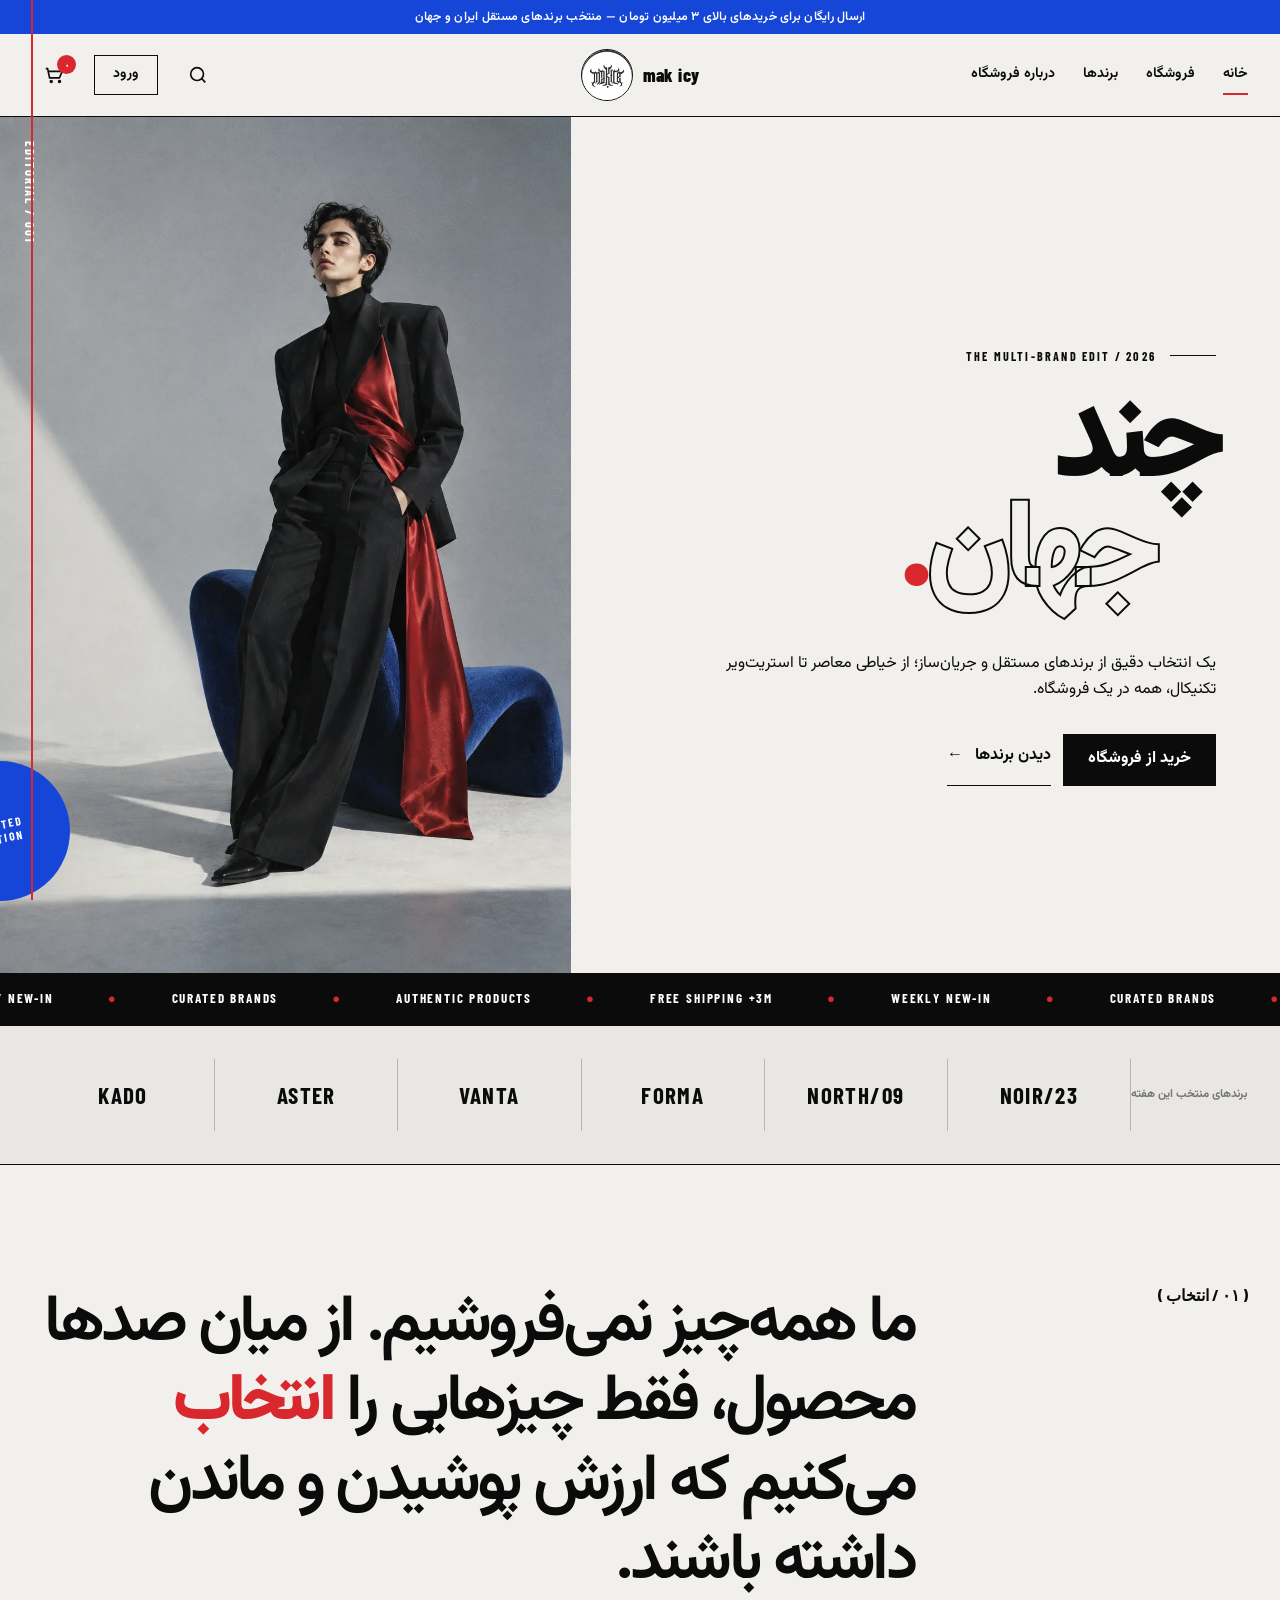
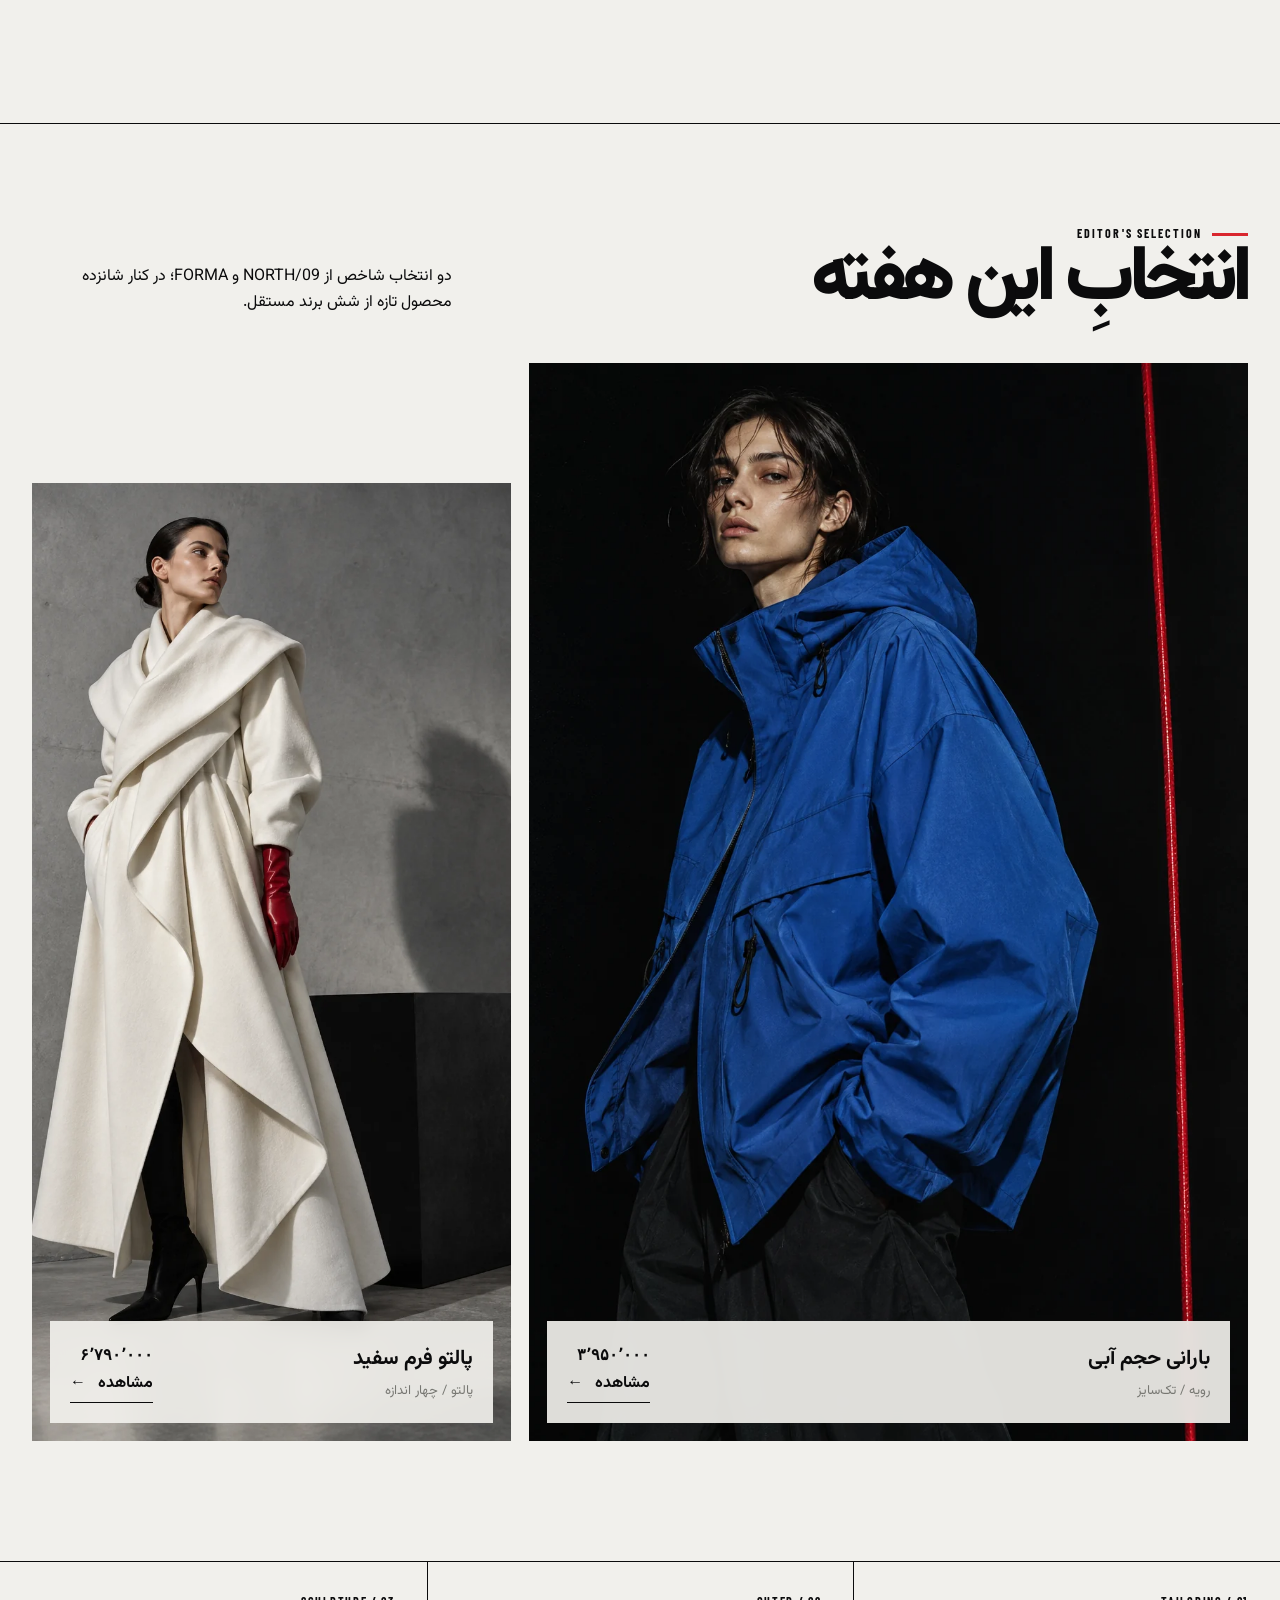
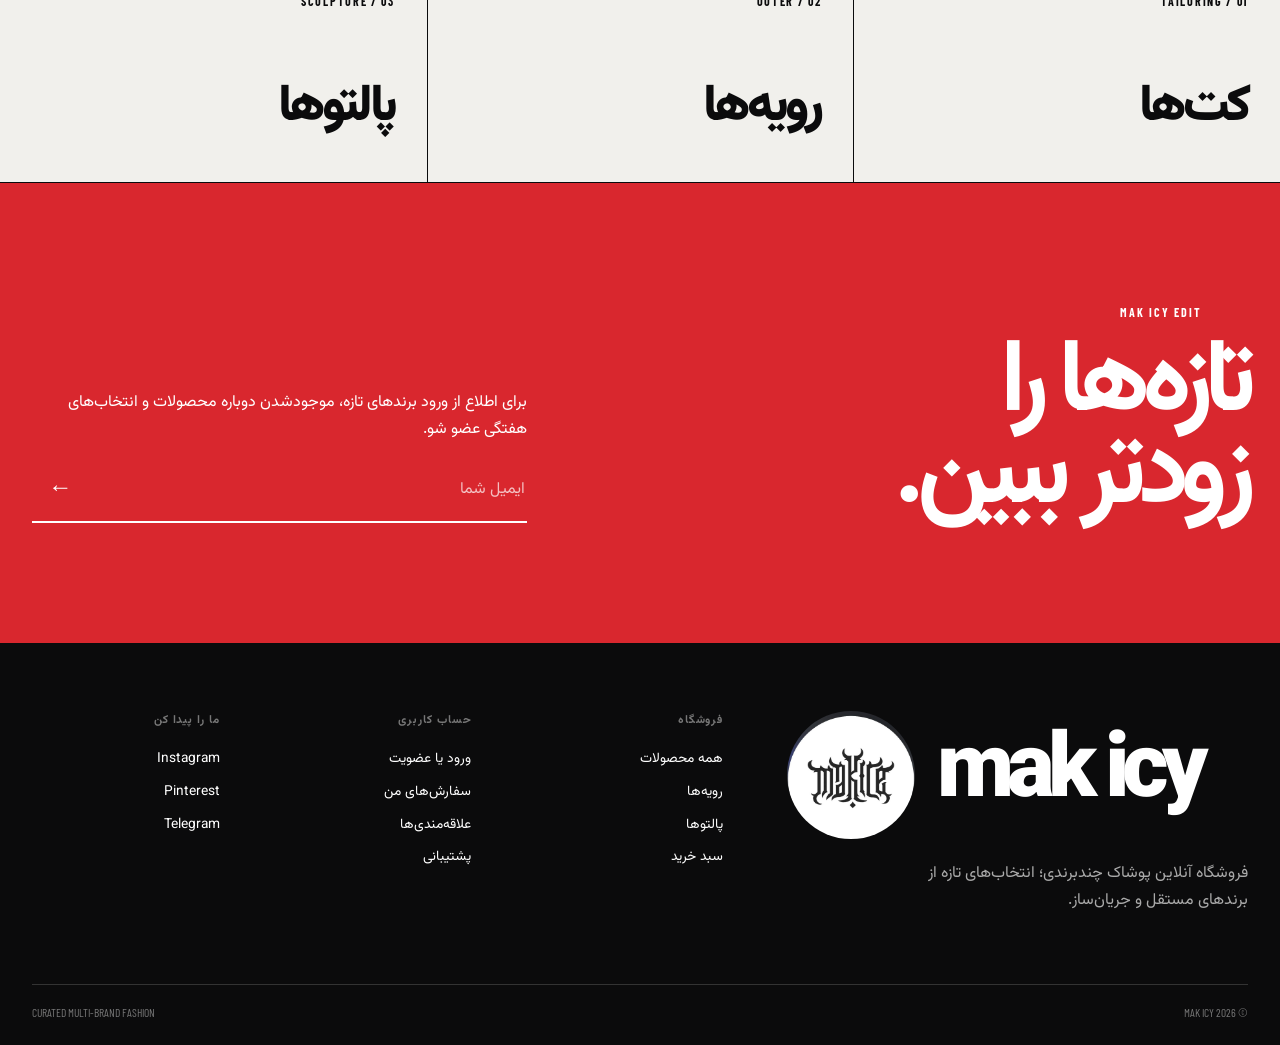
<file: index.html>
<!doctype html>
<html lang="fa" dir="rtl">
<head>
  <meta charset="UTF-8"><meta name="viewport" content="width=device-width, initial-scale=1">
  <meta name="description" content="mak icy؛ فروشگاه آنلاین پوشاک چندبرندی با انتخاب‌های متفاوت.">
  <title>mak icy — چند برند، یک انتخاب</title><link rel="stylesheet" href="assets/css/styles.css">
</head>
<body data-page="home">
  <div class="thread" aria-hidden="true"></div><header id="site-header"></header>
  <main id="main">
    <section class="hero">
      <div class="hero-copy">
        <div class="hero-kicker"><span></span> THE MULTI-BRAND EDIT / 2026</div>
        <h1>چند <span class="line-2">جهان<span class="dot">.</span></span></h1>
        <p class="hero-sub">یک انتخاب دقیق از برندهای مستقل و جریان‌ساز؛ از خیاطی معاصر تا استریت‌ویر تکنیکال، همه در یک فروشگاه.</p>
        <div class="hero-actions"><a class="btn btn-dark" href="products.html">خرید از فروشگاه</a><a class="text-link" href="#brands">دیدن برندها</a></div>
      </div>
      <div class="hero-visual"><span class="hero-index">EDITORIAL / 001</span><img src="assets/images/campaign-hero.webp" alt="مدل با کت مشکی معماری و پارچه لاکی قرمز"><div class="hero-tag">LIMITED<br>EDITION</div></div>
    </section>

    <div class="ticker" aria-label="ویژگی‌های فروشگاه"><div class="ticker-track" aria-hidden="true"><span>CURATED BRANDS</span><span>WEEKLY NEW-IN</span><span>FREE SHIPPING +3M</span><span>AUTHENTIC PRODUCTS</span><span>CURATED BRANDS</span><span>WEEKLY NEW-IN</span><span>FREE SHIPPING +3M</span><span>AUTHENTIC PRODUCTS</span></div></div>

    <section class="brand-rail" id="brands" aria-label="برندهای منتخب"><div class="brand-rail-inner"><p class="brand-rail-label">برندهای منتخب این هفته</p><span class="partner-brand">NOIR/23</span><span class="partner-brand">NORTH/09</span><span class="partner-brand">FORMA</span><span class="partner-brand">VANTA</span><span class="partner-brand">ASTER</span><span class="partner-brand">KADO</span></div></section>

    <section class="manifesto"><div class="site-shell manifesto-grid reveal"><span class="manifesto-num">( ۰۱ / انتخاب )</span><p class="manifesto-copy">ما همه‌چیز نمی‌فروشیم. از میان صدها محصول، فقط چیزهایی را <strong>انتخاب</strong> می‌کنیم که ارزش پوشیدن و ماندن داشته باشند.</p></div></section>

    <section class="featured"><div class="site-shell">
      <div class="section-top reveal"><div><p class="eyebrow">EDITOR'S SELECTION</p><h2 class="section-heading">انتخابِ این هفته</h2></div><p>دو انتخاب شاخص از NORTH/09 و FORMA؛ در کنار شانزده محصول تازه از شش برند مستقل.</p></div>
      <div class="editorial-grid">
        <article class="editorial-card reveal"><img src="assets/images/jacket-blue.webp" alt="ژاکت حجیم آبی کبالت" loading="lazy"><div class="editorial-card-info"><div><h3>بارانی حجم آبی</h3><p>رویه / تک‌سایز</p></div><div><strong>۳٬۹۵۰٬۰۰۰</strong><br><a class="text-link" href="product.html?id=2">مشاهده</a></div></div></article>
        <article class="editorial-card reveal"><img src="assets/images/coat-bone.webp" alt="پالتوی سفید با فرم مجسمه‌وار" loading="lazy"><div class="editorial-card-info"><div><h3>پالتو فرم سفید</h3><p>پالتو / چهار اندازه</p></div><div><strong>۶٬۷۹۰٬۰۰۰</strong><br><a class="text-link" href="product.html?id=3">مشاهده</a></div></div></article>
      </div>
    </div></section>

    <section class="category-band" aria-label="دسته‌بندی محصولات"><a class="category-link" href="products.html?category=کت"><span>01 / TAILORING</span><strong>کت‌ها</strong></a><a class="category-link" href="products.html?category=رویه"><span>02 / OUTER</span><strong>رویه‌ها</strong></a><a class="category-link" href="products.html?category=پالتو"><span>03 / SCULPTURE</span><strong>پالتوها</strong></a></section>

    <section class="newsletter"><div class="site-shell newsletter-grid"><div><p class="eyebrow">MAK ICY EDIT</p><h2>تازه‌ها را<br>زودتر ببین.</h2></div><div><p>برای اطلاع از ورود برندهای تازه، موجودشدن دوباره محصولات و انتخاب‌های هفتگی عضو شو.</p><form class="newsletter-form"><label class="sr-only" for="newsletter-email">ایمیل</label><input id="newsletter-email" type="email" placeholder="ایمیل شما" required autocomplete="email"><button aria-label="ثبت ایمیل" type="submit">←</button></form></div></div></section>
  </main>
  <footer id="site-footer"></footer><script src="assets/js/app.js"></script>
</body></html>
</file>
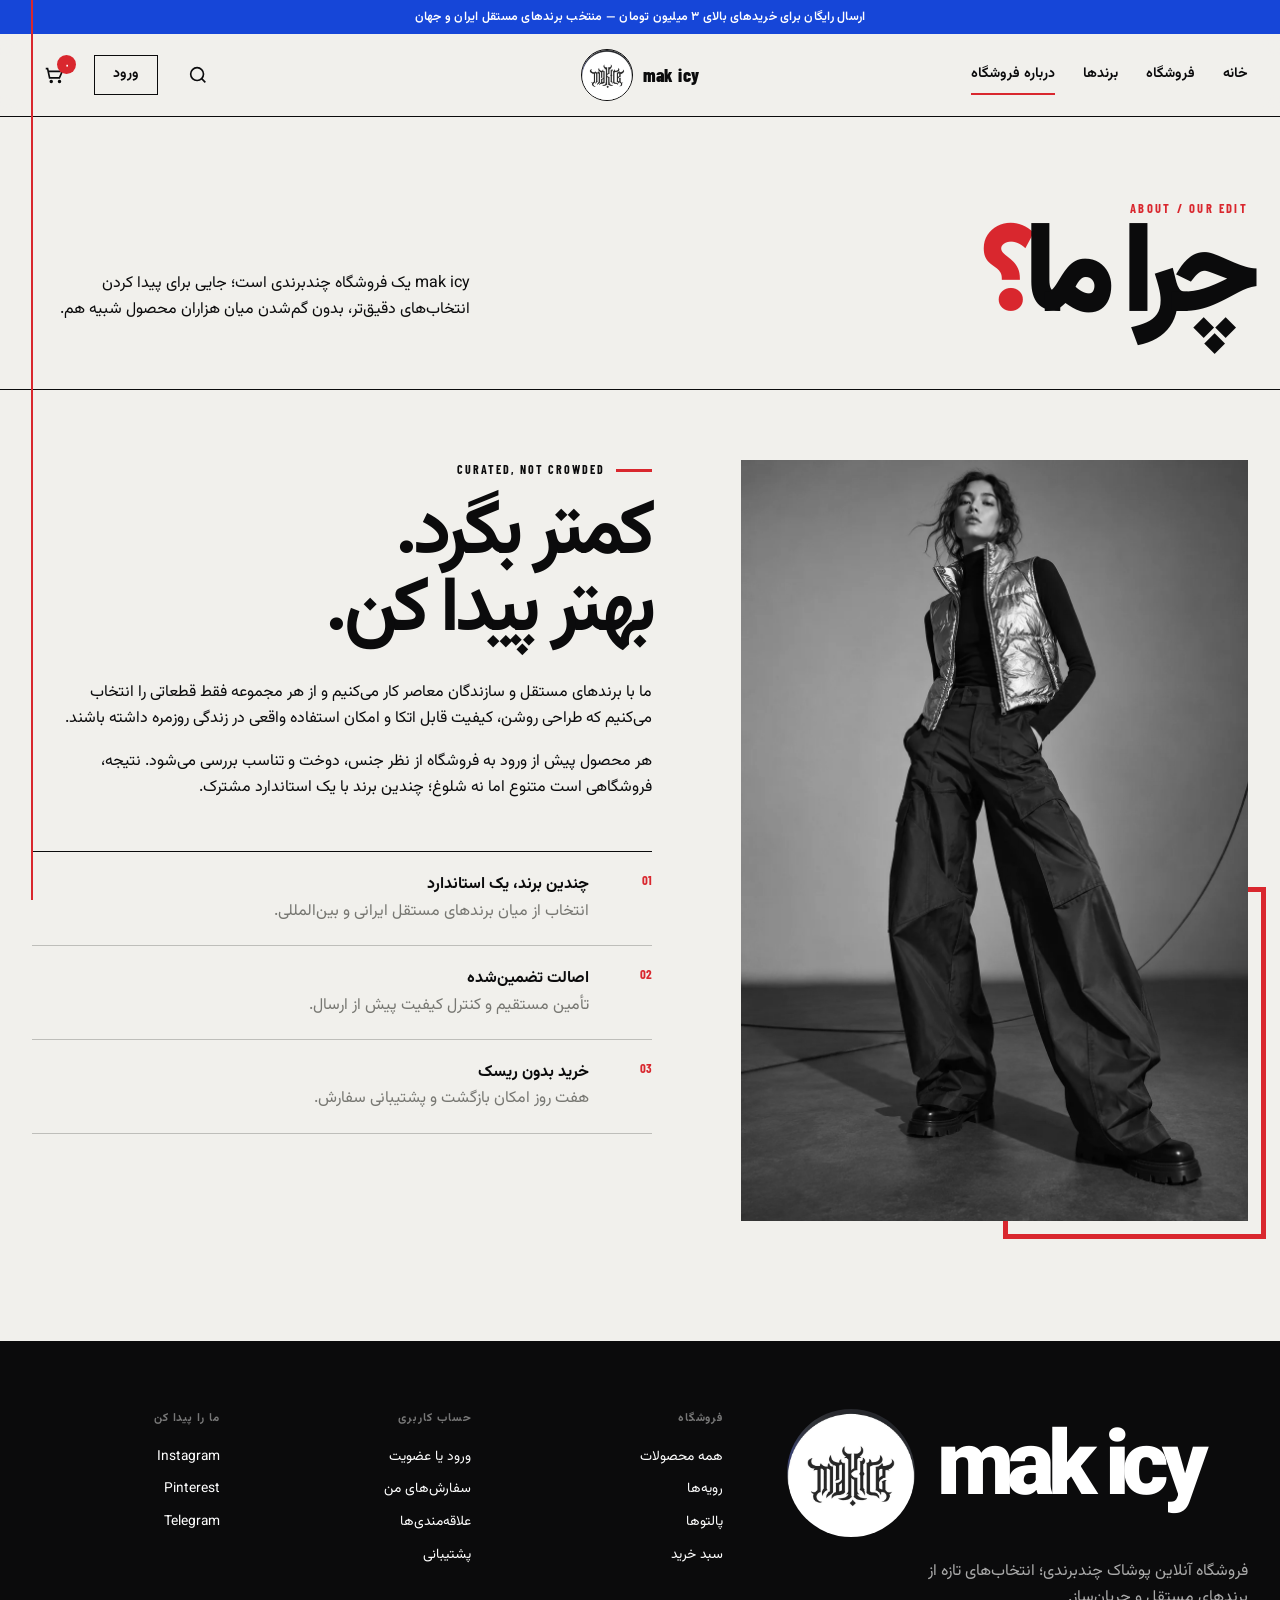
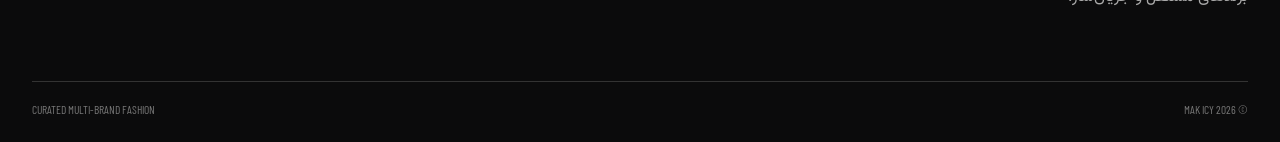
<file: about.html>
<!doctype html>
<html lang="fa" dir="rtl"><head><meta charset="UTF-8"><meta name="viewport" content="width=device-width, initial-scale=1"><meta name="description" content="درباره فروشگاه چندبرندی mak icy و روش انتخاب محصولات."><title>درباره ما — mak icy</title><link rel="stylesheet" href="assets/css/styles.css"></head>
<body data-page="about"><div class="thread" aria-hidden="true"></div><header id="site-header"></header><main id="main">
  <section class="page-hero"><div class="site-shell page-hero-row"><h1 class="page-title"><small>ABOUT / OUR EDIT</small>چرا ما<span class="red">؟</span></h1><p class="page-intro">mak icy یک فروشگاه چندبرندی است؛ جایی برای پیدا کردن انتخاب‌های دقیق‌تر، بدون گم‌شدن میان هزاران محصول شبیه هم.</p></div></section>
  <section class="about-grid"><div class="about-image reveal"><img src="assets/images/vest-silver.webp" alt="یکی از انتخاب‌های پوشاک تکنیکال mak icy"></div><div class="about-copy reveal"><p class="eyebrow">CURATED, NOT CROWDED</p><h2>کمتر بگرد.<br>بهتر پیدا کن.</h2><p>ما با برندهای مستقل و سازندگان معاصر کار می‌کنیم و از هر مجموعه فقط قطعاتی را انتخاب می‌کنیم که طراحی روشن، کیفیت قابل اتکا و امکان استفاده واقعی در زندگی روزمره داشته باشند.</p><p>هر محصول پیش از ورود به فروشگاه از نظر جنس، دوخت و تناسب بررسی می‌شود. نتیجه، فروشگاهی است متنوع اما نه شلوغ؛ چندین برند با یک استاندارد مشترک.</p><div class="values"><div class="value"><strong>01</strong><div><b>چندین برند، یک استاندارد</b><br><span class="muted">انتخاب از میان برندهای مستقل ایرانی و بین‌المللی.</span></div></div><div class="value"><strong>02</strong><div><b>اصالت تضمین‌شده</b><br><span class="muted">تأمین مستقیم و کنترل کیفیت پیش از ارسال.</span></div></div><div class="value"><strong>03</strong><div><b>خرید بدون ریسک</b><br><span class="muted">هفت روز امکان بازگشت و پشتیبانی سفارش.</span></div></div></div></div></section>
</main><footer id="site-footer"></footer><script src="assets/js/app.js"></script></body></html>
</file>
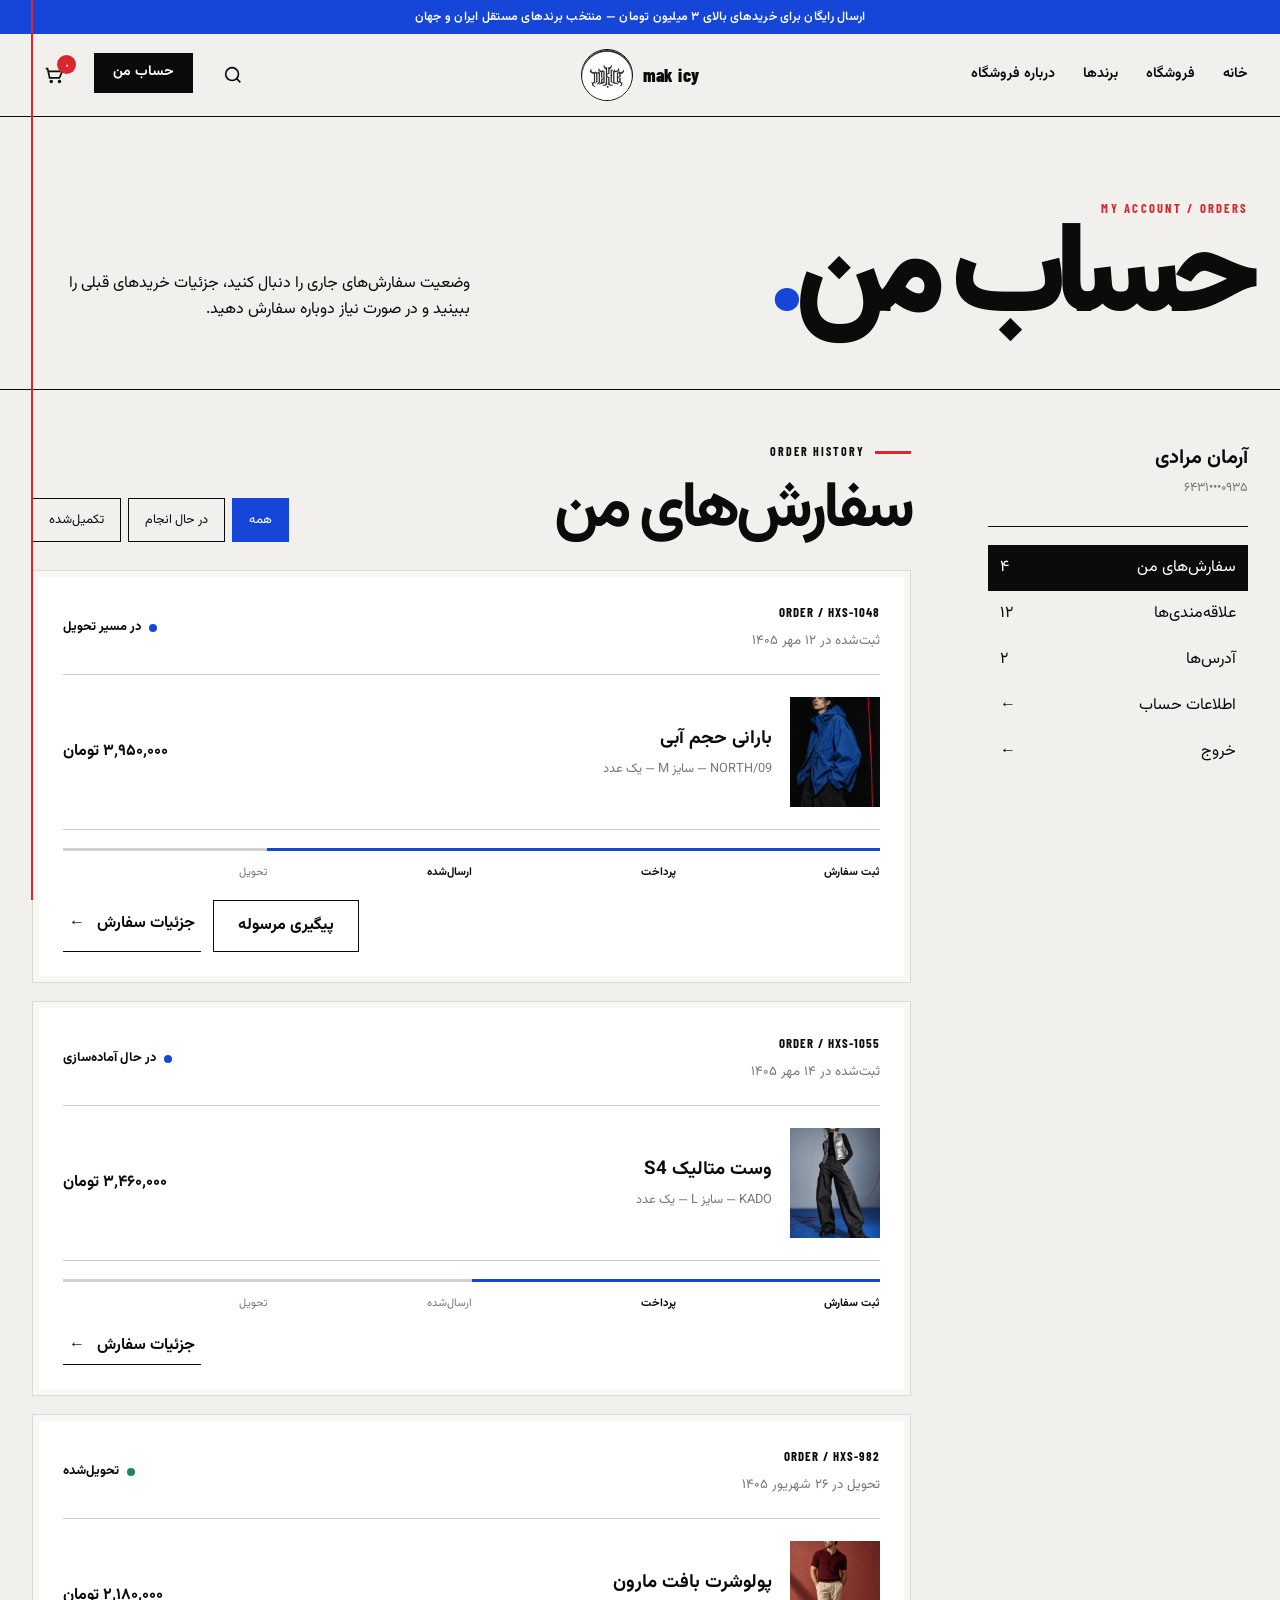
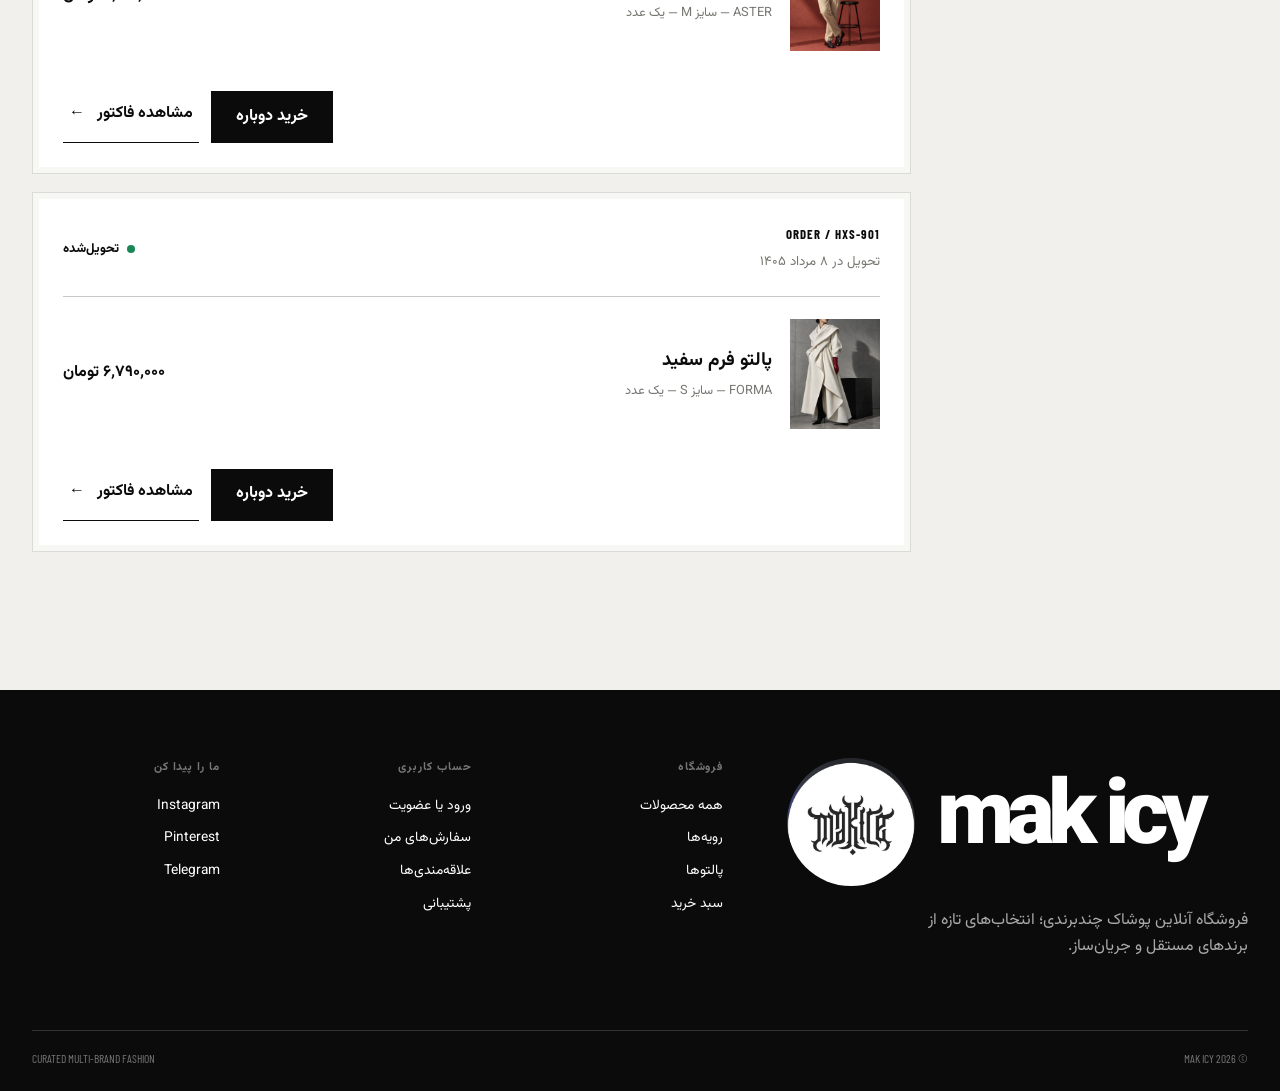
<file: account.html>
<!doctype html>
<html lang="fa" dir="rtl"><head><meta charset="UTF-8"><meta name="viewport" content="width=device-width, initial-scale=1"><meta name="description" content="سفارش‌های قبلی و در حال انجام در حساب کاربری mak icy."><title>سفارش‌های من — mak icy</title><link rel="stylesheet" href="assets/css/styles.css"></head>
<body data-page="account"><div class="thread" aria-hidden="true"></div><header id="site-header"></header><main id="main">
  <section class="page-hero"><div class="site-shell page-hero-row"><h1 class="page-title"><small>MY ACCOUNT / ORDERS</small>حساب من<span class="blue">.</span></h1><p class="page-intro">وضعیت سفارش‌های جاری را دنبال کنید، جزئیات خریدهای قبلی را ببینید و در صورت نیاز دوباره سفارش دهید.</p></div></section>
  <section class="account-shell">
    <aside class="account-sidebar"><div class="account-person"><strong>آرمان مرادی</strong><span>۰۹۳۵•••۶۴۳۱</span></div><nav class="account-nav" aria-label="حساب کاربری"><a class="active" href="account.html">سفارش‌های من <span>۴</span></a><a href="#">علاقه‌مندی‌ها <span>۱۲</span></a><a href="#">آدرس‌ها <span>۲</span></a><a href="#">اطلاعات حساب <span>←</span></a><a href="login.html">خروج <span>←</span></a></nav></aside>
    <div class="orders-main"><div class="orders-head"><div><p class="eyebrow">ORDER HISTORY</p><h2>سفارش‌های من</h2></div><div class="order-tabs" role="group" aria-label="فیلتر سفارش‌ها"><button class="order-tab active" data-order-filter="all" aria-pressed="true">همه</button><button class="order-tab" data-order-filter="active" aria-pressed="false">در حال انجام</button><button class="order-tab" data-order-filter="done" aria-pressed="false">تکمیل‌شده</button></div></div>

      <article class="order-card-shell reveal" data-order-status="active"><div class="order-card"><div class="order-card-top"><div><span class="order-id">ORDER / HXS-1048</span><br><small class="muted">ثبت‌شده در ۱۲ مهر ۱۴۰۵</small></div><span class="order-state">در مسیر تحویل</span></div><div class="order-body"><img src="assets/images/jacket-blue.webp" alt="بارانی حجم آبی"><div><h3>بارانی حجم آبی</h3><p>NORTH/09 — سایز M — یک عدد</p></div><strong>۳٬۹۵۰٬۰۰۰ تومان</strong></div><div class="order-progress" aria-label="مراحل سفارش"><span class="progress-step done">ثبت سفارش</span><span class="progress-step done">پرداخت</span><span class="progress-step done">ارسال‌شده</span><span class="progress-step">تحویل</span></div><div class="order-actions"><button class="btn" type="button">پیگیری مرسوله</button><button class="text-link" type="button">جزئیات سفارش</button></div></div></article>

      <article class="order-card-shell reveal" data-order-status="active"><div class="order-card"><div class="order-card-top"><div><span class="order-id">ORDER / HXS-1055</span><br><small class="muted">ثبت‌شده در ۱۴ مهر ۱۴۰۵</small></div><span class="order-state">در حال آماده‌سازی</span></div><div class="order-body"><img src="assets/images/vest-silver.webp" alt="وست متالیک S4"><div><h3>وست متالیک S4</h3><p>KADO — سایز L — یک عدد</p></div><strong>۳٬۴۶۰٬۰۰۰ تومان</strong></div><div class="order-progress"><span class="progress-step done">ثبت سفارش</span><span class="progress-step done">پرداخت</span><span class="progress-step">ارسال‌شده</span><span class="progress-step">تحویل</span></div><div class="order-actions"><button class="text-link" type="button">جزئیات سفارش</button></div></div></article>

      <article class="order-card-shell reveal" data-order-status="done"><div class="order-card"><div class="order-card-top"><div><span class="order-id">ORDER / HXS-982</span><br><small class="muted">تحویل در ۲۶ شهریور ۱۴۰۵</small></div><span class="order-state done">تحویل‌شده</span></div><div class="order-body"><img src="assets/images/polo-burgundy.webp" alt="پولوشرت بافت مارون"><div><h3>پولوشرت بافت مارون</h3><p>ASTER — سایز M — یک عدد</p></div><strong>۲٬۱۸۰٬۰۰۰ تومان</strong></div><div class="order-actions"><button class="btn btn-dark" type="button" data-add="5">خرید دوباره</button><button class="text-link" type="button">مشاهده فاکتور</button></div></div></article>

      <article class="order-card-shell reveal" data-order-status="done"><div class="order-card"><div class="order-card-top"><div><span class="order-id">ORDER / HXS-901</span><br><small class="muted">تحویل در ۸ مرداد ۱۴۰۵</small></div><span class="order-state done">تحویل‌شده</span></div><div class="order-body"><img src="assets/images/coat-bone.webp" alt="پالتو فرم سفید"><div><h3>پالتو فرم سفید</h3><p>FORMA — سایز S — یک عدد</p></div><strong>۶٬۷۹۰٬۰۰۰ تومان</strong></div><div class="order-actions"><button class="btn btn-dark" type="button" data-add="3">خرید دوباره</button><button class="text-link" type="button">مشاهده فاکتور</button></div></div></article>
    </div>
  </section>
</main><footer id="site-footer"></footer><script src="assets/js/app.js"></script></body></html>
</file>
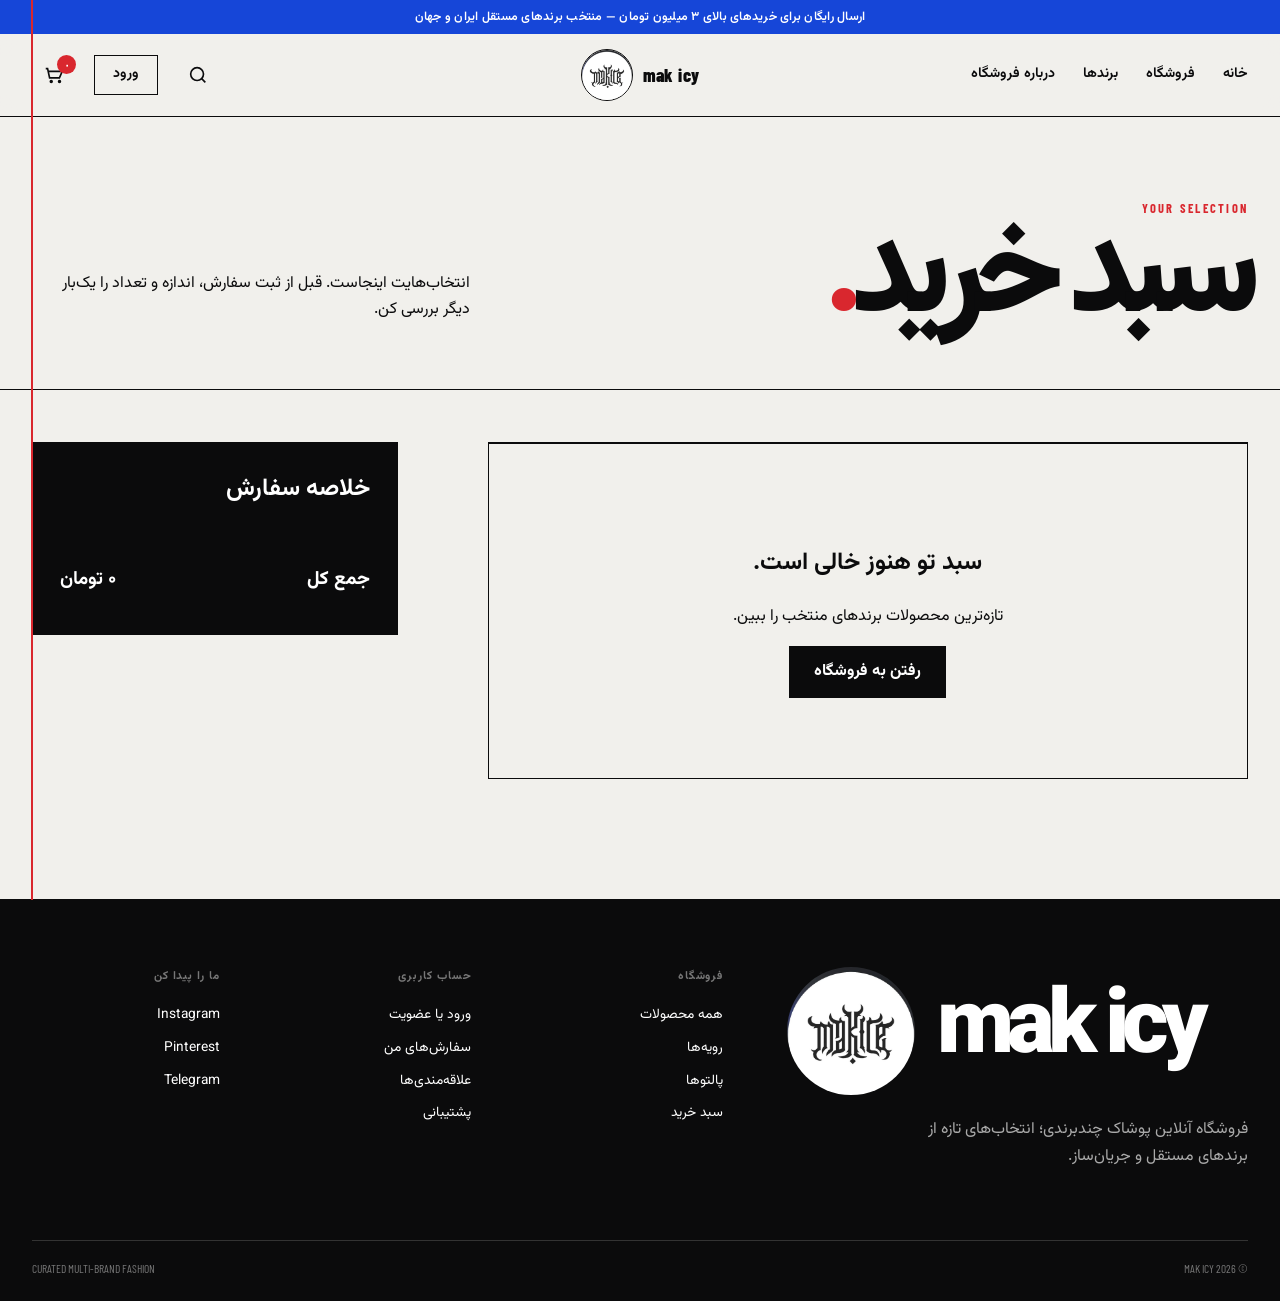
<file: cart.html>
<!doctype html>
<html lang="fa" dir="rtl"><head><meta charset="UTF-8"><meta name="viewport" content="width=device-width, initial-scale=1"><meta name="description" content="سبد خرید mak icy."><title>سبد خرید — mak icy</title><link rel="stylesheet" href="assets/css/styles.css"></head>
<body data-page="cart"><div class="thread" aria-hidden="true"></div><header id="site-header"></header><main id="main"><section class="page-hero"><div class="site-shell page-hero-row"><h1 class="page-title"><small>YOUR SELECTION</small>سبد خرید<span class="red">.</span></h1><p class="page-intro">انتخاب‌هایت اینجاست. قبل از ثبت سفارش، اندازه و تعداد را یک‌بار دیگر بررسی کن.</p></div></section><section class="cart-layout"><div class="cart-items" id="cart-items"></div><aside class="cart-summary"><h2>خلاصه سفارش</h2><div id="cart-summary-data"></div></aside></section></main><footer id="site-footer"></footer><script src="assets/js/app.js"></script></body></html>
</file>
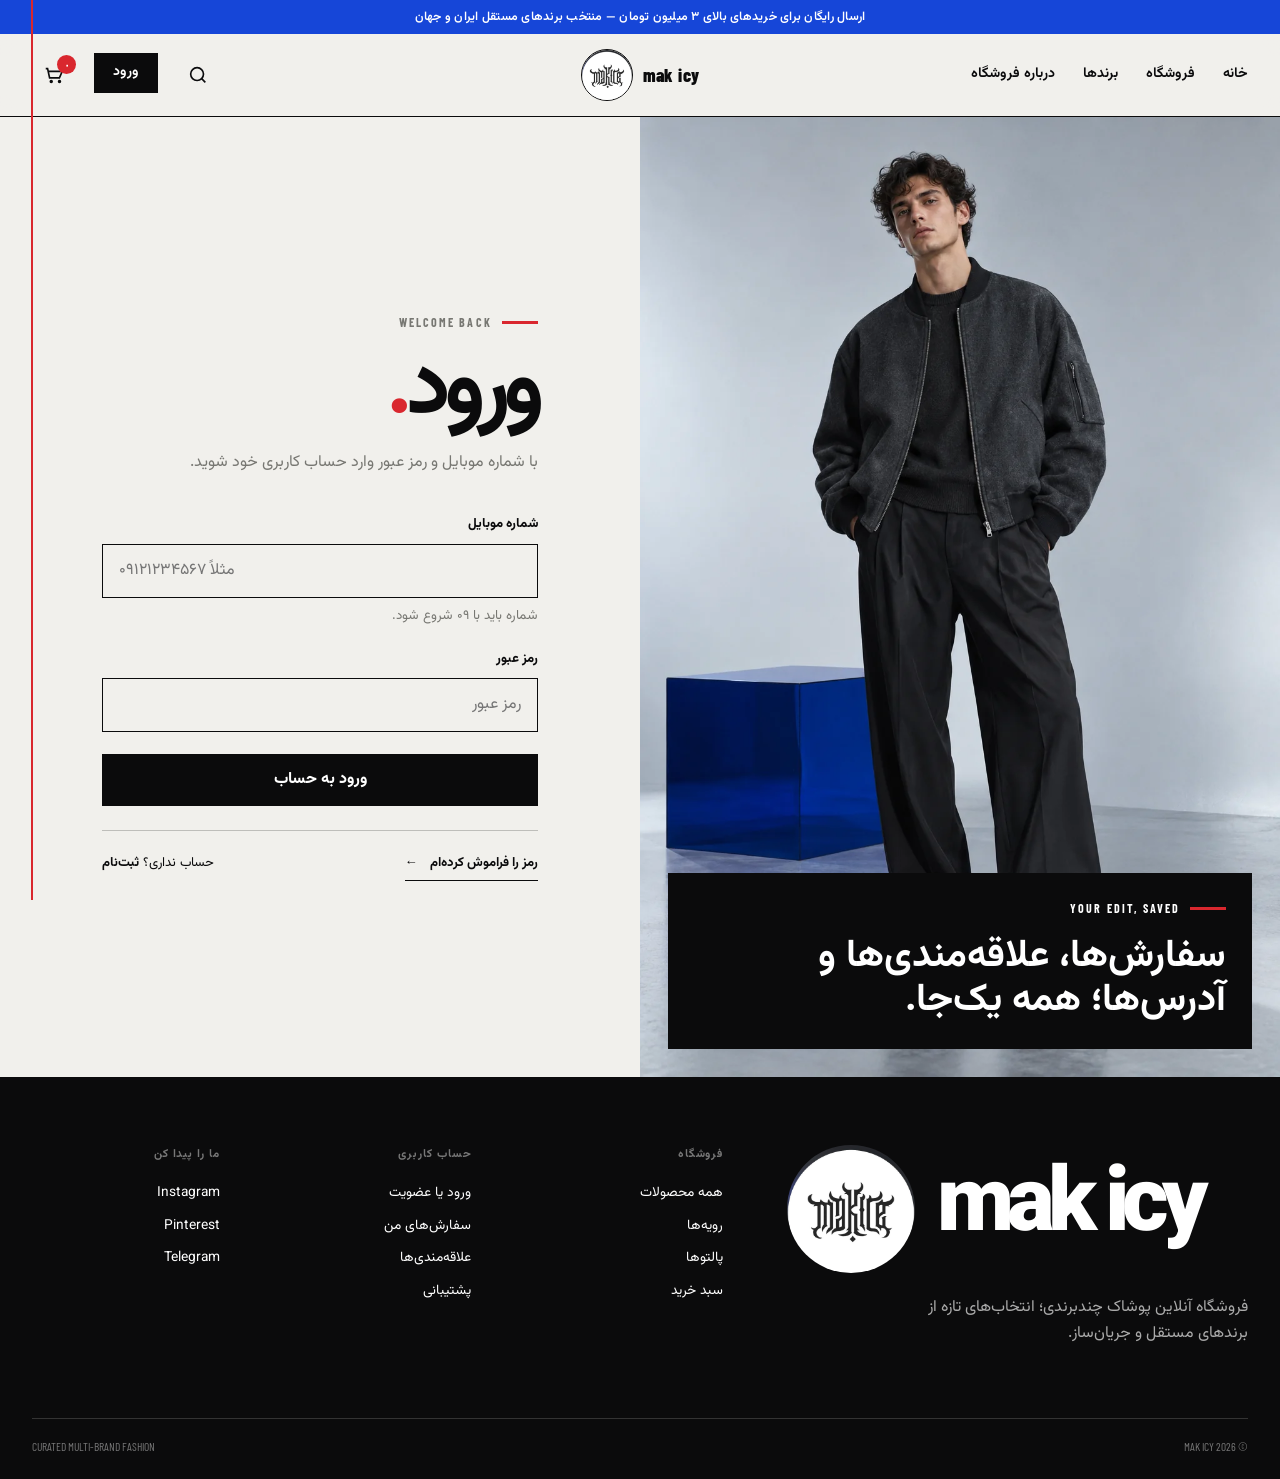
<file: login.html>
<!doctype html>
<html lang="fa" dir="rtl"><head><meta charset="UTF-8"><meta name="viewport" content="width=device-width, initial-scale=1"><meta name="description" content="ورود به حساب کاربری mak icy."><title>ورود — mak icy</title><link rel="stylesheet" href="assets/css/styles.css"></head>
<body data-page="login"><div class="thread" aria-hidden="true"></div><header id="site-header"></header><main id="main">
  <section class="auth-layout">
    <div class="auth-visual"><img src="assets/images/bomber-charcoal.webp" alt="استایل منتخب فروشگاه mak icy"><div class="auth-visual-copy"><span class="eyebrow">YOUR EDIT, SAVED</span><strong>سفارش‌ها، علاقه‌مندی‌ها و آدرس‌ها؛ همه یک‌جا.</strong></div></div>
    <div class="auth-panel"><div class="auth-box"><p class="eyebrow">WELCOME BACK</p><h1>ورود<span class="red">.</span></h1><p>با شماره موبایل و رمز عبور وارد حساب کاربری خود شوید.</p>
      <form class="auth-form" id="login-form"><div class="form-field"><label for="mobile">شماره موبایل</label><input id="mobile" name="mobile" type="tel" inputmode="numeric" autocomplete="tel" placeholder="مثلاً ۰۹۱۲۱۲۳۴۵۶۷" required pattern="09[0-9]{9}"><small>شماره باید با ۰۹ شروع شود.</small></div><div class="form-field"><label for="password">رمز عبور</label><input id="password" name="password" type="password" autocomplete="current-password" placeholder="رمز عبور" required minlength="6"></div><button class="btn btn-dark" type="submit">ورود به حساب</button></form>
      <div class="auth-extra"><a class="text-link" href="#">رمز را فراموش کرده‌ام</a><span>حساب نداری؟ <a href="#"><b>ثبت‌نام</b></a></span></div>
    </div></div>
  </section>
</main><footer id="site-footer"></footer><script src="assets/js/app.js"></script></body></html>
</file>
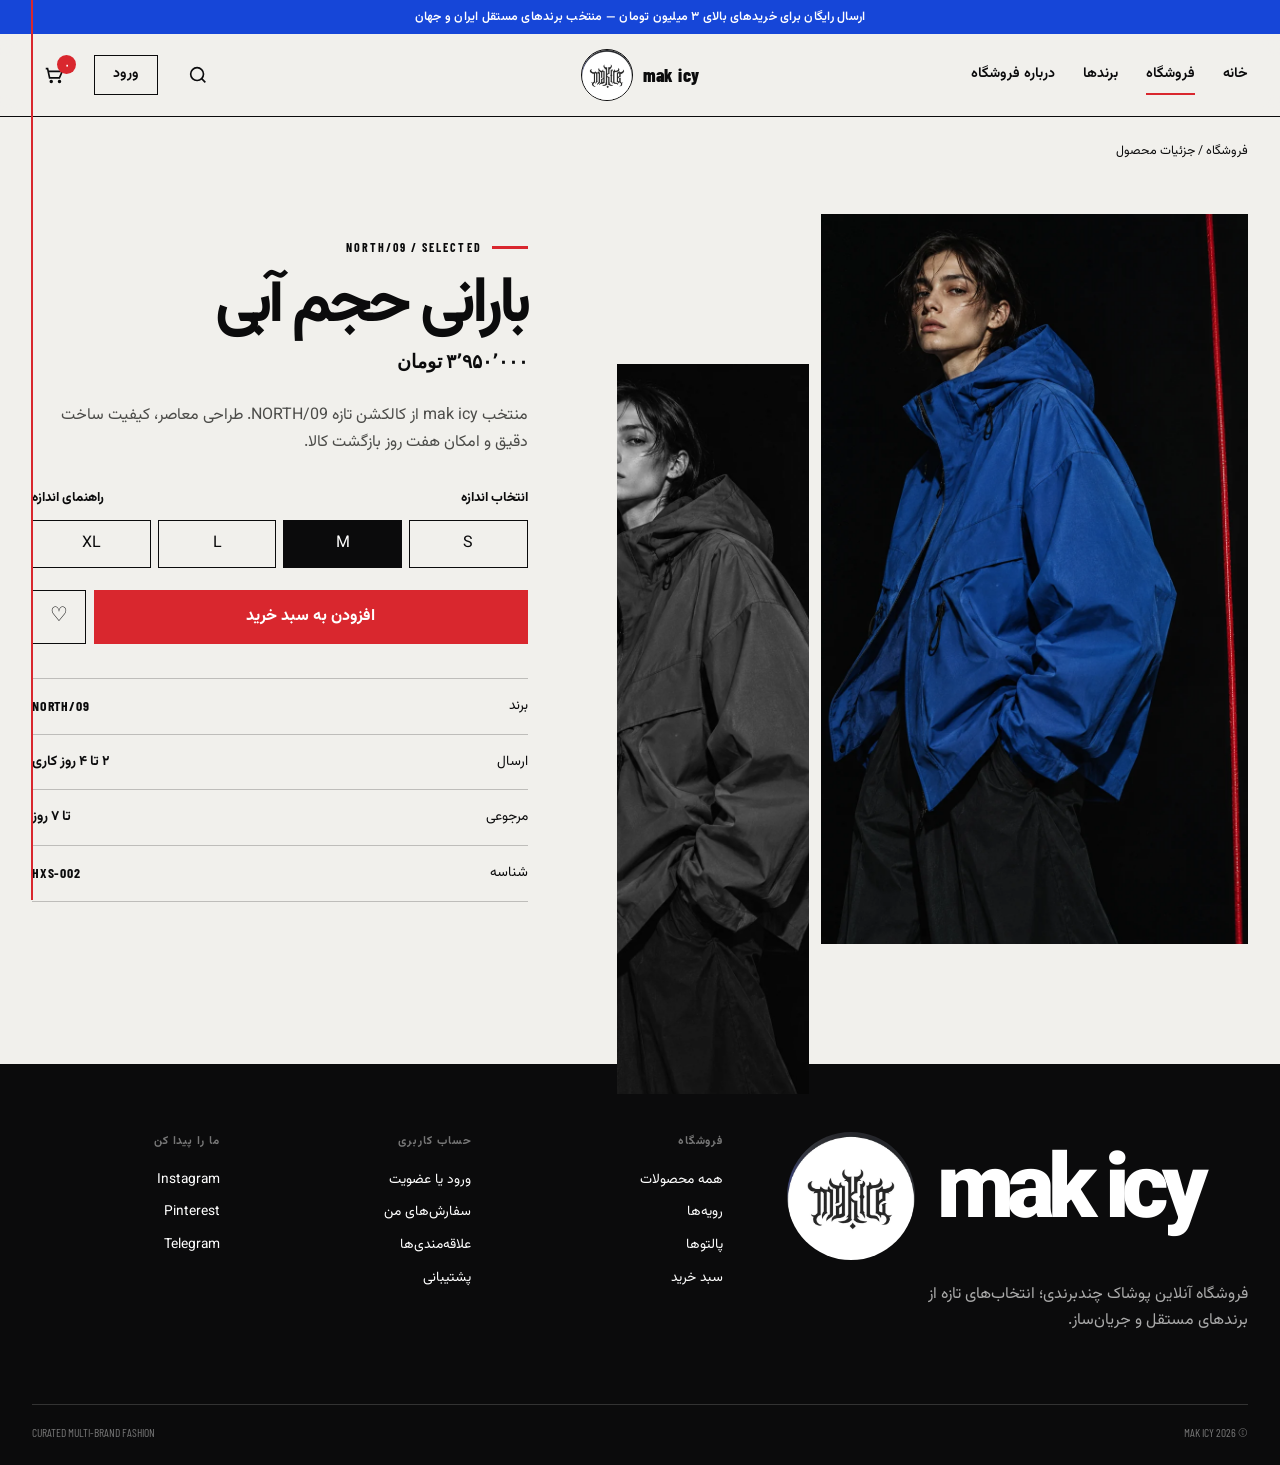
<file: product.html>
<!doctype html>
<html lang="fa" dir="rtl"><head><meta charset="UTF-8"><meta name="viewport" content="width=device-width, initial-scale=1"><meta name="description" content="جزئیات محصول در mak icy."><title>محصول — mak icy</title><link rel="stylesheet" href="assets/css/styles.css"></head>
<body data-page="products"><div class="thread" aria-hidden="true"></div><header id="site-header"></header><main id="main"><nav class="site-shell" aria-label="مسیر صفحه" style="padding-top:24px;font-size:.78rem"><a href="products.html">فروشگاه</a> / <span>جزئیات محصول</span></nav><section class="product-detail" id="product-detail"></section></main><footer id="site-footer"></footer><script src="assets/js/app.js"></script></body></html>
</file>
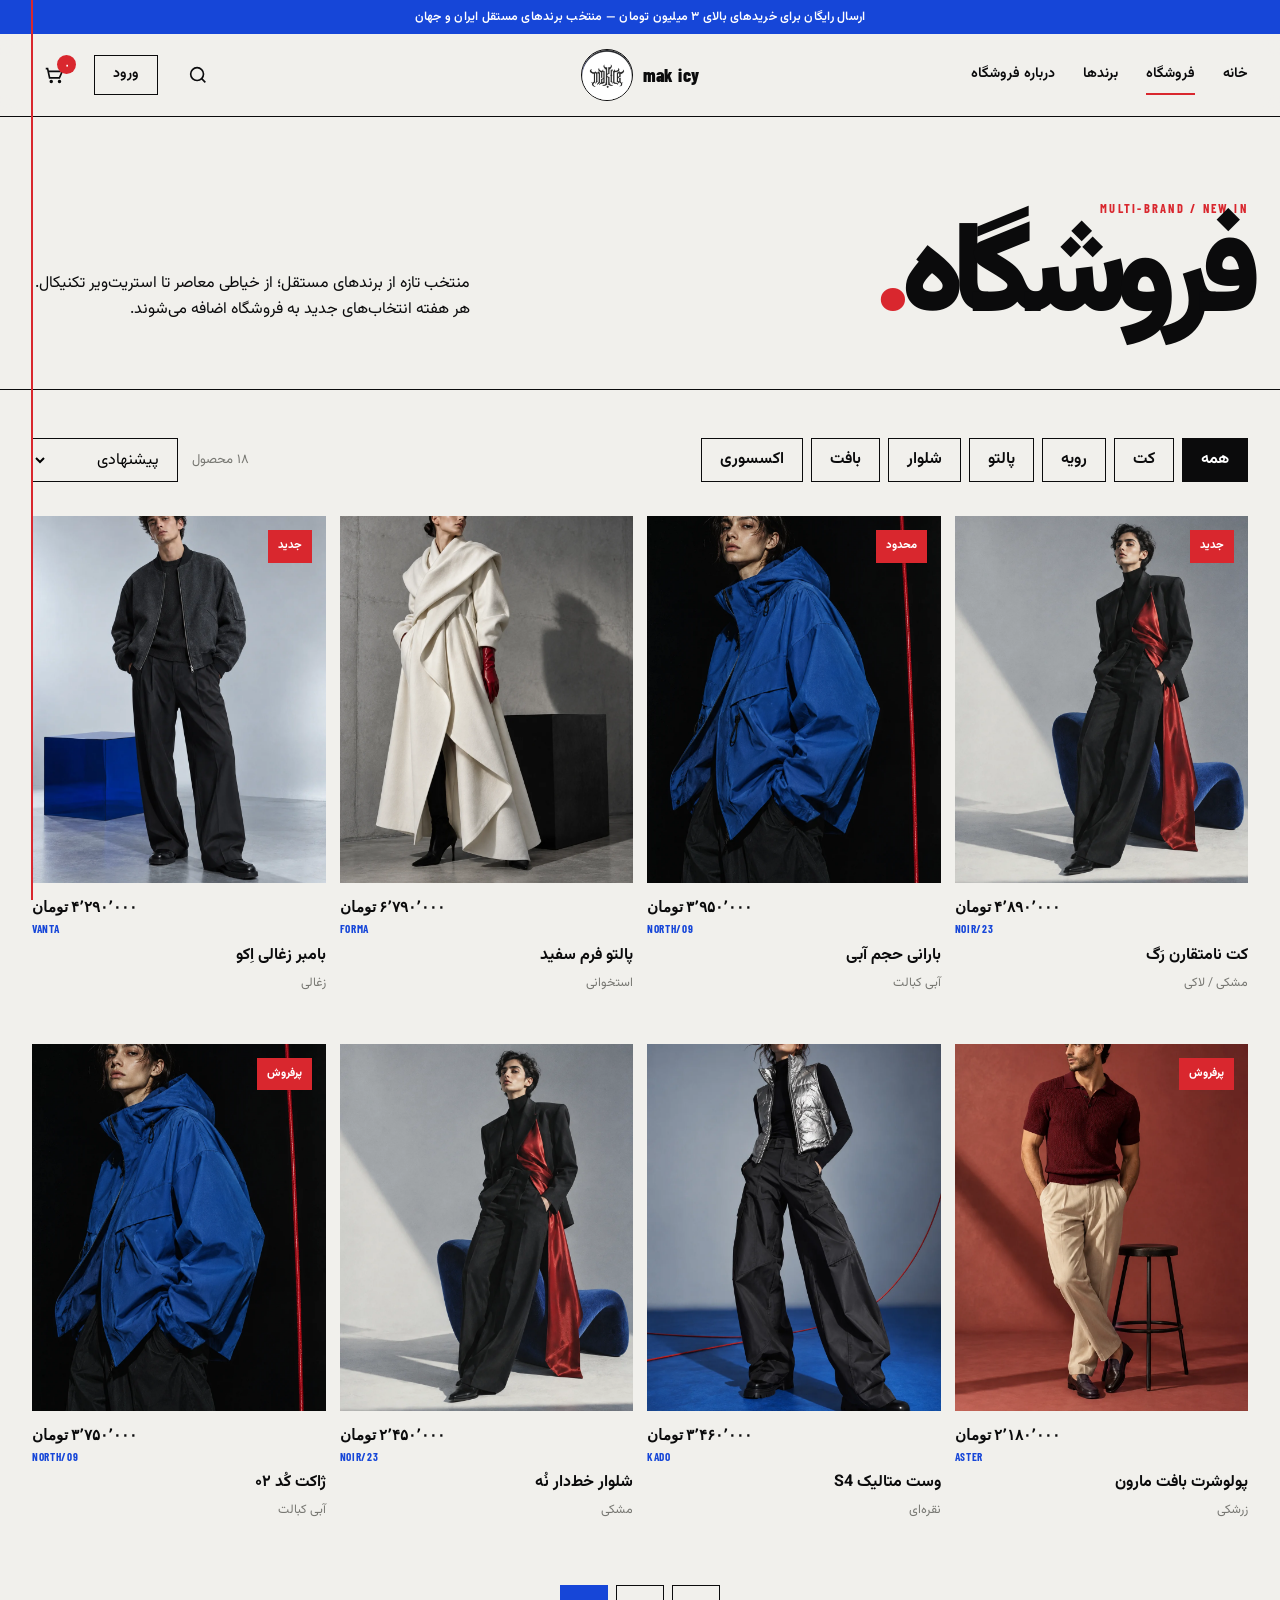
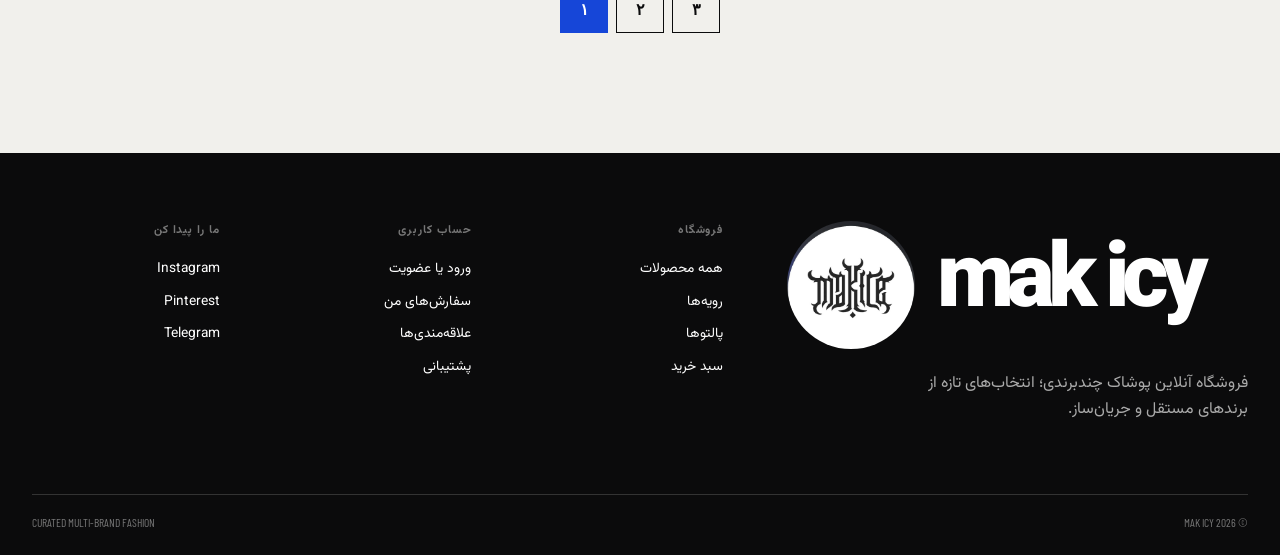
<file: products.html>
<!doctype html>
<html lang="fa" dir="rtl"><head><meta charset="UTF-8"><meta name="viewport" content="width=device-width, initial-scale=1"><meta name="description" content="فروشگاه چندبرندی پوشاک mak icy."><title>فروشگاه — mak icy</title><link rel="stylesheet" href="assets/css/styles.css"></head>
<body data-page="products"><div class="thread" aria-hidden="true"></div><header id="site-header"></header><main id="main">
  <section class="page-hero"><div class="site-shell page-hero-row"><h1 class="page-title"><small>MULTI-BRAND / NEW IN</small>فروشگاه<span class="red">.</span></h1><p class="page-intro">منتخب تازه از برندهای مستقل؛ از خیاطی معاصر تا استریت‌ویر تکنیکال. هر هفته انتخاب‌های جدید به فروشگاه اضافه می‌شوند.</p></div></section>
  <section class="shop-layout" aria-label="فهرست محصولات"><div class="shop-controls"><div class="filter-group" role="group" aria-label="فیلتر دسته‌بندی"><button class="filter-chip active" data-category="همه">همه</button><button class="filter-chip" data-category="کت">کت</button><button class="filter-chip" data-category="رویه">رویه</button><button class="filter-chip" data-category="پالتو">پالتو</button><button class="filter-chip" data-category="شلوار">شلوار</button><button class="filter-chip" data-category="بافت">بافت</button><button class="filter-chip" data-category="اکسسوری">اکسسوری</button></div><div style="display:flex;align-items:center;gap:14px"><span class="shop-result-count" id="result-count" aria-live="polite"></span><label><span class="sr-only">مرتب‌سازی</span><select class="sort-select" id="sort-products"><option value="featured">پیشنهادی</option><option value="low">کمترین قیمت</option><option value="high">بیشترین قیمت</option></select></label></div></div><div class="product-grid" id="product-grid"></div><nav class="pagination" id="pagination" aria-label="صفحه‌بندی محصولات"></nav></section>
</main><footer id="site-footer"></footer><script src="assets/js/app.js"></script></body></html>
</file>
<file: assets/css/styles.css>
@import url('https://fonts.googleapis.com/css2?family=Barlow+Condensed:wght@400;600;700&family=Vazirmatn:wght@300;400;500;600;700;800;900&display=swap');

:root {
  --ink: #0b0b0c;
  --paper: #f1f0ec;
  --white: #fff;
  --red: #d9272e;
  --blue: #1646d8;
  --muted: #777772;
  --line: rgba(11, 11, 12, 0.22);
  --display: "Vazirmatn", Tahoma, sans-serif;
  --body: "Vazirmatn", Tahoma, sans-serif;
  --latin: "Barlow Condensed", sans-serif;
  --ease: cubic-bezier(.2, .75, .2, 1);
  --page: min(1440px, calc(100% - 64px));
}

* { box-sizing: border-box; }
html { scroll-behavior: smooth; }
body {
  margin: 0;
  background: var(--paper);
  color: var(--ink);
  font-family: var(--body);
  font-size: 16px;
  line-height: 1.65;
  overflow-x: hidden;
}
body.menu-open { overflow: hidden; }
a { color: inherit; text-decoration: none; }
button, input, select, textarea { font: inherit; }
button, a, select { -webkit-tap-highlight-color: transparent; }
button { color: inherit; }
img { display: block; max-width: 100%; }
::selection { background: var(--red); color: var(--white); }
:focus-visible { outline: 3px solid var(--blue); outline-offset: 4px; }

.skip-link { position: fixed; top: -100px; right: 24px; z-index: 999; background: var(--blue); color: #fff; padding: 12px 18px; }
.skip-link:focus { top: 20px; }
.site-shell { width: var(--page); margin-inline: auto; }
.en { direction: ltr; font-family: var(--latin); letter-spacing: .06em; }
.eyebrow { display: flex; align-items: center; gap: 10px; margin: 0 0 16px; font-family: var(--latin); font-size: .75rem; font-weight: 700; letter-spacing: .17em; text-transform: uppercase; }
.eyebrow::before { width: 36px; height: 3px; background: var(--red); content: ""; }
.section-heading { margin: 0; font-size: clamp(2.4rem, 6vw, 6.6rem); font-weight: 900; line-height: .95; letter-spacing: -.07em; }
.muted { color: var(--muted); }
.red { color: var(--red); }
.blue { color: var(--blue); }
.outline-title { color: transparent; -webkit-text-stroke: 1.5px var(--ink); }
.sr-only { position: absolute; width: 1px; height: 1px; padding: 0; margin: -1px; overflow: hidden; clip: rect(0,0,0,0); white-space: nowrap; border: 0; }

/* Header */
.announcement { min-height: 34px; display: flex; align-items: center; justify-content: center; background: var(--blue); color: white; font-size: .77rem; font-weight: 600; letter-spacing: .02em; }
.site-header { position: relative; z-index: 50; border-bottom: 1px solid var(--ink); background: rgba(241, 240, 236, .94); backdrop-filter: blur(12px); }
.header-row { width: var(--page); height: 82px; margin: auto; display: grid; grid-template-columns: 1fr auto 1fr; align-items: center; }
.main-nav { display: flex; align-items: center; gap: 28px; }
.main-nav a, .header-tools a { position: relative; font-size: .88rem; font-weight: 650; }
.main-nav a::after { position: absolute; right: 0; bottom: -8px; width: 0; height: 2px; background: var(--red); content: ""; transition: width .25s var(--ease); }
.main-nav a:hover::after, .main-nav a[aria-current="page"]::after { width: 100%; }
.brand { position: relative; display: flex; align-items: center; gap: 10px; font-family: var(--latin); font-size: 1.15rem; font-weight: 800; line-height: 1; letter-spacing: .02em; direction: ltr; white-space: nowrap; }
.brand img { width: 52px; height: 52px; border: 1px solid var(--ink); border-radius: 50%; object-fit: cover; }
.brand-name { text-transform: lowercase; }
.header-tools { display: flex; justify-content: flex-end; align-items: center; gap: 18px; }
.login-link { min-height: 40px; padding: 0 18px; border: 1px solid var(--ink); display: inline-flex; align-items: center; justify-content: center; transition: background .25s var(--ease), color .25s var(--ease), transform .25s var(--ease); }
.login-link:hover, .login-link[aria-current="page"] { background: var(--ink); color: white; transform: translateY(-2px); }
.icon-link, .menu-toggle { min-width: 44px; min-height: 44px; border: 0; background: transparent; display: inline-grid; place-items: center; cursor: pointer; }
.icon-link svg, .menu-toggle svg { width: 22px; height: 22px; fill: none; stroke: currentColor; stroke-width: 1.8; }
.cart-link { position: relative; }
.cart-count { position: absolute; top: 2px; right: 0; min-width: 19px; height: 19px; padding-inline: 5px; display: grid; place-items: center; border-radius: 99px; background: var(--red); color: white; font-family: var(--latin); font-size: .68rem; font-weight: 700; }
.menu-toggle { display: none; }
.mobile-only { display: none; }

/* Buttons */
.btn { min-height: 52px; padding: 0 24px; border: 1px solid var(--ink); display: inline-flex; align-items: center; justify-content: center; gap: 12px; background: transparent; font-weight: 750; cursor: pointer; transition: background .2s, color .2s, transform .2s var(--ease); }
.btn:hover { transform: translateY(-2px); }
.btn-dark { background: var(--ink); color: white; }
.btn-dark:hover { background: var(--red); border-color: var(--red); }
.btn-red { background: var(--red); color: white; border-color: var(--red); }
.btn-blue { background: var(--blue); color: white; border-color: var(--blue); }
.text-link { display: inline-flex; align-items: center; gap: 12px; border-bottom: 1px solid var(--ink); padding-bottom: 5px; font-weight: 700; }
.text-link::after { content: "←"; transition: transform .2s; }
.text-link:hover::after { transform: translateX(-5px); }

/* Home hero */
.hero { min-height: calc(100vh - 116px); display: grid; grid-template-columns: minmax(0, .92fr) minmax(420px, .74fr); position: relative; border-bottom: 1px solid var(--ink); }
.hero-copy { min-height: 720px; padding: clamp(48px, 7vw, 110px) 5vw 48px max(4vw, calc((100vw - min(1440px, calc(100vw - 64px))) / 2)); display: flex; flex-direction: column; justify-content: center; position: relative; z-index: 2; }
.hero-kicker { margin-bottom: 24px; display: flex; align-items: center; gap: 14px; font-family: var(--latin); font-size: .76rem; font-weight: 700; letter-spacing: .18em; }
.hero-kicker span { width: 46px; height: 1px; background: currentColor; }
.hero h1 { max-width: 740px; margin: 0; font-size: clamp(4.4rem, 9.8vw, 10.4rem); font-weight: 900; line-height: .88; letter-spacing: -.09em; }
.hero h1 .line-2 { display: block; color: transparent; -webkit-text-stroke: 2px var(--ink); transform: translateX(-5vw); }
.hero h1 .dot { color: var(--red); -webkit-text-stroke: 0; }
.hero-sub { max-width: 500px; margin: 40px 0 30px; font-size: 1rem; }
.hero-actions { display: flex; flex-wrap: wrap; gap: 12px; }
.hero-visual { min-height: 720px; position: relative; overflow: hidden; background: #c9cbcf; }
.hero-visual img { width: 100%; height: 100%; object-fit: cover; object-position: center 22%; filter: saturate(.92) contrast(1.02); }
.hero-visual::after { position: absolute; inset: 0; background: linear-gradient(90deg, rgba(11,11,12,.05), transparent 30%); content: ""; }
.hero-index { position: absolute; left: 22px; top: 24px; z-index: 2; color: white; font: 700 .8rem var(--latin); letter-spacing: .15em; writing-mode: vertical-rl; }
.hero-tag { position: absolute; left: -70px; bottom: 72px; z-index: 3; width: 140px; height: 140px; border-radius: 50%; display: grid; place-items: center; background: var(--blue); color: white; font: 700 .72rem var(--latin); letter-spacing: .18em; text-align: center; transform: rotate(-11deg); }
.thread { position: fixed; top: 0; left: 31px; width: 2px; height: 100vh; z-index: 100; background: var(--red); pointer-events: none; transform-origin: top; animation: thread-drop 1.2s var(--ease) both; }
@keyframes thread-drop { from { transform: scaleY(0); } to { transform: scaleY(1); } }

.ticker { overflow: hidden; border-bottom: 1px solid var(--ink); background: var(--ink); color: white; }
.ticker-track { width: max-content; display: flex; gap: 54px; padding: 14px 0; animation: ticker 22s linear infinite; }
.ticker-track span { font-family: var(--latin); font-size: .82rem; font-weight: 700; letter-spacing: .14em; white-space: nowrap; }
.ticker-track span::before { content: "●"; color: var(--red); margin-inline-end: 54px; }
@keyframes ticker { to { transform: translateX(50%); } }

.manifesto { padding: 120px 0; border-bottom: 1px solid var(--ink); }
.manifesto-grid { display: grid; grid-template-columns: .5fr 1.5fr; gap: 40px; }
.manifesto-num { font: 700 1rem var(--latin); }
.manifesto-copy { margin: 0; font-size: clamp(2rem, 5.1vw, 5.5rem); font-weight: 650; line-height: 1.22; letter-spacing: -.055em; }
.manifesto-copy strong { color: var(--red); font-weight: 900; }

.featured { padding: 100px 0 120px; }
.section-top { margin-bottom: 46px; display: flex; justify-content: space-between; align-items: flex-end; gap: 28px; }
.section-top p { max-width: 420px; margin: 0; }
.editorial-grid { display: grid; grid-template-columns: 1.2fr .8fr; gap: 18px; }
.editorial-card { position: relative; min-height: 690px; overflow: hidden; background: #ddd; }
.editorial-card:nth-child(2) { margin-top: 120px; min-height: 570px; }
.editorial-card img { width: 100%; height: 100%; object-fit: cover; transition: transform .8s var(--ease); }
.editorial-card:hover img { transform: scale(1.025); }
.editorial-card-info { position: absolute; right: 18px; bottom: 18px; left: 18px; padding: 20px; display: flex; justify-content: space-between; align-items: end; gap: 18px; background: rgba(241,240,236,.92); backdrop-filter: blur(8px); }
.editorial-card-info h3 { margin: 0; font-size: 1.3rem; }
.editorial-card-info p { margin: 5px 0 0; color: var(--muted); font-size: .82rem; }
.editorial-card-info strong { white-space: nowrap; font-family: var(--latin); }

.category-band { display: grid; grid-template-columns: repeat(3, 1fr); border-block: 1px solid var(--ink); }
.category-link { min-height: 220px; padding: 32px; border-left: 1px solid var(--ink); display: flex; flex-direction: column; justify-content: space-between; transition: background .25s, color .25s; }
.category-link:last-child { border-left: 0; }
.category-link span { font: 700 .75rem var(--latin); letter-spacing: .14em; }
.category-link strong { font-size: clamp(2rem, 4vw, 4.8rem); font-weight: 900; letter-spacing: -.06em; }
.category-link:hover { background: var(--blue); color: white; }
.category-link:nth-child(2):hover { background: var(--red); }

.newsletter { padding: 120px 0; background: var(--red); color: white; }
.newsletter-grid { display: grid; grid-template-columns: 1fr .8fr; gap: 8vw; align-items: end; }
.newsletter h2 { margin: 0; font-size: clamp(3.3rem, 8vw, 8rem); line-height: .9; letter-spacing: -.08em; }
.newsletter p { max-width: 500px; }
.newsletter-form { display: flex; border-bottom: 2px solid white; }
.newsletter-form input { width: 100%; min-height: 62px; border: 0; background: transparent; color: white; outline: none; }
.newsletter-form input::placeholder { color: rgba(255,255,255,.7); }
.newsletter-form button { width: 62px; border: 0; background: transparent; color: white; font-size: 1.5rem; cursor: pointer; }

/* General pages */
.page-hero { padding: 84px 0 58px; border-bottom: 1px solid var(--ink); }
.page-hero-row { display: grid; grid-template-columns: 1.25fr .75fr; gap: 48px; align-items: end; }
.page-title { margin: 0; font-size: clamp(4rem, 10vw, 10rem); font-weight: 900; line-height: .8; letter-spacing: -.1em; }
.page-title small { display: block; margin-bottom: 14px; color: var(--red); font: 700 .78rem var(--latin); letter-spacing: .18em; }
.page-intro { max-width: 510px; margin: 0 0 8px; }

/* Products */
.shop-layout { width: var(--page); margin: 0 auto; padding: 48px 0 120px; }
.shop-controls { margin-bottom: 34px; display: flex; justify-content: space-between; align-items: center; gap: 24px; }
.filter-group { display: flex; flex-wrap: wrap; gap: 8px; }
.filter-chip { min-height: 44px; padding: 0 18px; border: 1px solid var(--ink); background: transparent; cursor: pointer; font-weight: 650; }
.filter-chip.active, .filter-chip:hover { background: var(--ink); color: white; }
.sort-select { min-height: 44px; padding: 0 14px; border: 1px solid var(--ink); border-radius: 0; background: transparent; }
.product-grid { display: grid; grid-template-columns: repeat(4, 1fr); gap: 50px 14px; }
.product-card { position: relative; }
.product-card-media { position: relative; aspect-ratio: 4 / 5; overflow: hidden; background: #d9dadb; }
.product-card-media img { width: 100%; height: 100%; object-fit: cover; transition: transform .7s var(--ease), filter .4s; }
.product-card:hover img { transform: scale(1.035); }
.product-card:nth-child(3n+2) .product-card-media img { object-position: 58% center; }
.product-badge { position: absolute; top: 14px; right: 14px; padding: 7px 10px; background: var(--red); color: white; font-size: .7rem; font-weight: 800; }
.quick-add { position: absolute; right: 12px; bottom: 12px; left: 12px; min-height: 48px; border: 0; background: var(--ink); color: white; font-weight: 750; cursor: pointer; transform: translateY(calc(100% + 14px)); transition: transform .3s var(--ease), background .2s; }
.product-card:hover .quick-add, .quick-add:focus-visible { transform: translateY(0); }
.quick-add:hover { background: var(--blue); }
.product-meta { padding-top: 14px; display: grid; grid-template-columns: 1fr auto; gap: 4px 18px; }
.product-brand { grid-column: 1 / -1; color: var(--blue); font-size: .7rem; font-weight: 700; }
.product-meta h3 { margin: 0; font-size: 1rem; }
.product-meta p { grid-column: 1; margin: 0; color: var(--muted); font-size: .78rem; }
.price { grid-column: 2; grid-row: 1 / span 2; font: 700 .94rem var(--latin); white-space: nowrap; }
.empty-products { grid-column: 1 / -1; padding: 80px 20px; text-align: center; border: 1px solid var(--ink); }
.shop-result-count { color: var(--muted); font-size: .82rem; white-space: nowrap; }
.pagination { margin-top: 64px; display: flex; justify-content: center; gap: 8px; direction: ltr; }
.page-btn { width: 48px; height: 48px; border: 1px solid var(--ink); background: transparent; font-family: var(--latin); font-weight: 700; cursor: pointer; transition: transform .25s var(--ease), background .25s var(--ease), color .25s var(--ease); }
.page-btn:hover { transform: translateY(-3px); }
.page-btn.active { background: var(--blue); border-color: var(--blue); color: white; }

/* Multi-brand rail */
.brand-rail { border-block: 1px solid var(--ink); background: #e8e7e3; }
.brand-rail-inner { width: var(--page); min-height: 138px; margin: auto; display: grid; grid-template-columns: auto repeat(6, 1fr); align-items: center; }
.brand-rail-label { max-width: 120px; color: var(--muted); font-size: .72rem; font-weight: 700; line-height: 1.5; }
.partner-brand { min-height: 72px; padding: 0 16px; border-right: 1px solid var(--line); display: grid; place-items: center; font: 700 clamp(1rem, 1.8vw, 1.55rem) var(--latin); letter-spacing: .06em; direction: ltr; }

/* Login */
.auth-layout { min-height: calc(100dvh - 116px); display: grid; grid-template-columns: 1fr 1fr; }
.auth-visual { position: relative; min-height: 720px; overflow: hidden; background: var(--blue); }
.auth-visual img { width: 100%; height: 100%; object-fit: cover; }
.auth-visual-copy { position: absolute; right: 28px; bottom: 28px; left: 28px; padding: 26px; background: var(--ink); color: white; }
.auth-visual-copy strong { display: block; font-size: clamp(1.6rem, 3vw, 3rem); line-height: 1.15; }
.auth-panel { padding: clamp(48px, 8vw, 120px); display: flex; align-items: center; justify-content: center; }
.auth-box { width: min(100%, 460px); }
.auth-box h1 { margin: 0 0 14px; font-size: clamp(3rem, 7vw, 6.5rem); line-height: .95; letter-spacing: -.08em; }
.auth-box > p { color: var(--muted); }
.auth-form { margin-top: 38px; }
.form-field { margin-bottom: 22px; }
.form-field label { margin-bottom: 8px; display: block; font-size: .82rem; font-weight: 750; }
.form-field input { width: 100%; min-height: 54px; padding: 0 16px; border: 1px solid var(--ink); border-radius: 0; background: transparent; }
.form-field small { margin-top: 7px; display: block; color: var(--muted); }
.auth-form .btn { width: 100%; }
.auth-form button:disabled { opacity: .6; cursor: wait; }
.auth-extra { margin-top: 24px; padding-top: 22px; border-top: 1px solid var(--line); display: flex; justify-content: space-between; gap: 20px; font-size: .82rem; }

/* Account & orders */
.account-shell { width: var(--page); margin: 52px auto 120px; display: grid; grid-template-columns: 260px 1fr; gap: 6vw; align-items: start; }
.account-sidebar { position: sticky; top: 30px; }
.account-person { padding-bottom: 24px; border-bottom: 1px solid var(--ink); }
.account-person strong { display: block; font-size: 1.25rem; }
.account-person span { color: var(--muted); font-size: .8rem; }
.account-nav { padding-top: 18px; }
.account-nav a { min-height: 46px; padding: 0 12px; display: flex; align-items: center; justify-content: space-between; }
.account-nav a.active { background: var(--ink); color: white; }
.orders-head { margin-bottom: 28px; display: flex; justify-content: space-between; align-items: end; gap: 24px; }
.orders-head h2 { margin: 0; font-size: clamp(2rem, 5vw, 4.8rem); line-height: 1; letter-spacing: -.065em; }
.order-tabs { display: flex; gap: 7px; }
.order-tab { min-height: 44px; padding: 0 16px; border: 1px solid var(--ink); background: transparent; font-size: .8rem; cursor: pointer; }
.order-tab.active { background: var(--blue); border-color: var(--blue); color: white; }
.order-card-shell { margin-bottom: 18px; padding: 6px; border: 1px solid rgba(11,11,12,.12); background: rgba(255,255,255,.42); }
.order-card { padding: 24px; background: var(--white); box-shadow: inset 0 1px 0 rgba(255,255,255,.7); }
.order-card-top { padding-bottom: 20px; border-bottom: 1px solid var(--line); display: flex; justify-content: space-between; gap: 24px; }
.order-id { font: 700 .8rem var(--latin); letter-spacing: .08em; }
.order-state { display: inline-flex; align-items: center; gap: 8px; font-size: .8rem; font-weight: 750; }
.order-state::before { width: 8px; height: 8px; border-radius: 50%; background: var(--blue); content: ""; }
.order-state.done::before { background: #198754; }
.order-body { padding: 22px 0; display: grid; grid-template-columns: 90px 1fr auto; gap: 18px; align-items: center; }
.order-body img { width: 90px; height: 110px; object-fit: cover; }
.order-body h3 { margin: 0 0 4px; }
.order-body p { margin: 0; color: var(--muted); font-size: .8rem; }
.order-progress { padding-top: 18px; border-top: 1px solid var(--line); display: grid; grid-template-columns: repeat(4, 1fr); }
.progress-step { position: relative; padding-top: 16px; color: var(--muted); font-size: .7rem; }
.progress-step::before { position: absolute; top: 0; right: 0; left: 0; height: 3px; background: #d2d1cc; content: ""; }
.progress-step.done { color: var(--ink); font-weight: 700; }
.progress-step.done::before { background: var(--blue); }
.order-actions { padding-top: 18px; display: flex; gap: 12px; justify-content: flex-end; }
.order-actions .text-link { border: 0; border-bottom: 1px solid var(--ink); background: transparent; cursor: pointer; }

/* Product detail */
.product-detail { width: var(--page); margin: 52px auto 120px; display: grid; grid-template-columns: 1.12fr .88fr; gap: 7vw; align-items: start; }
.detail-gallery { display: grid; grid-template-columns: 1fr .45fr; gap: 12px; }
.detail-gallery img { width: 100%; height: 100%; object-fit: cover; }
.detail-gallery .primary { min-height: 730px; }
.detail-gallery .secondary { min-height: 520px; margin-top: 150px; filter: grayscale(1); }
.detail-info { position: sticky; top: 28px; padding-top: 24px; }
.detail-info h1 { margin: 0 0 12px; font-size: clamp(2.7rem, 5vw, 5rem); line-height: 1; letter-spacing: -.07em; }
.detail-price { margin: 0 0 30px; font: 700 1.2rem var(--latin); }
.detail-copy { max-width: 540px; color: #4c4c49; }
.option-label { margin: 32px 0 10px; display: flex; justify-content: space-between; font-size: .82rem; font-weight: 750; }
.size-options { display: grid; grid-template-columns: repeat(4, 1fr); gap: 7px; }
.size-option { min-height: 48px; border: 1px solid var(--ink); background: transparent; cursor: pointer; }
.size-option.active { background: var(--ink); color: white; }
.detail-actions { margin-top: 22px; display: grid; grid-template-columns: 1fr 54px; gap: 8px; }
.detail-actions .btn { width: 100%; }
.wishlist { min-height: 54px; border: 1px solid var(--ink); background: transparent; font-size: 1.25rem; cursor: pointer; }
.detail-notes { margin-top: 34px; border-top: 1px solid var(--line); }
.detail-note { padding: 16px 0; border-bottom: 1px solid var(--line); display: flex; justify-content: space-between; font-size: .86rem; }

/* Cart */
.cart-layout { width: var(--page); margin: 52px auto 120px; display: grid; grid-template-columns: 1.35fr .65fr; gap: 7vw; align-items: start; }
.cart-items { border-top: 1px solid var(--ink); }
.cart-item { padding: 18px 0; border-bottom: 1px solid var(--ink); display: grid; grid-template-columns: 132px 1fr auto; gap: 22px; align-items: center; }
.cart-thumb { width: 132px; height: 156px; object-fit: cover; }
.cart-item h3 { margin: 0 0 4px; font-size: 1.05rem; }
.cart-item p { margin: 0 0 16px; color: var(--muted); font-size: .8rem; }
.qty { width: max-content; display: flex; border: 1px solid var(--ink); }
.qty button { width: 38px; height: 38px; border: 0; background: transparent; cursor: pointer; }
.qty span { min-width: 38px; display: grid; place-items: center; font: 700 .85rem var(--latin); }
.cart-item-side { display: flex; flex-direction: column; align-items: flex-end; gap: 24px; }
.remove-item { border: 0; border-bottom: 1px solid var(--ink); padding: 0; background: transparent; font-size: .75rem; cursor: pointer; }
.cart-summary { position: sticky; top: 28px; padding: 28px; background: var(--ink); color: white; }
.cart-summary h2 { margin: 0 0 30px; font-size: 1.5rem; }
.summary-line { padding: 12px 0; display: flex; justify-content: space-between; border-bottom: 1px solid rgba(255,255,255,.2); }
.summary-line.total { padding-top: 24px; border: 0; font-size: 1.18rem; font-weight: 800; }
.cart-summary .btn { width: 100%; margin-top: 20px; border-color: var(--red); }
.empty-cart { padding: 80px 30px; border: 1px solid var(--ink); text-align: center; }

/* Customers */
.customer-stats { width: var(--page); margin: 0 auto; display: grid; grid-template-columns: repeat(4, 1fr); border-inline: 1px solid var(--ink); border-bottom: 1px solid var(--ink); }
.stat { min-height: 150px; padding: 24px; border-left: 1px solid var(--ink); display: flex; flex-direction: column; justify-content: space-between; }
.stat:last-child { border-left: 0; }
.stat span { color: var(--muted); font-size: .75rem; font-weight: 700; }
.stat strong { font: 700 2rem var(--latin); }
.customers-wrap { width: var(--page); margin: 54px auto 120px; }
.customer-toolbar { margin-bottom: 18px; display: flex; justify-content: space-between; gap: 16px; }
.search-field { max-width: 420px; width: 100%; min-height: 48px; padding: 0 16px; border: 1px solid var(--ink); background: transparent; }
.customer-table { width: 100%; border-collapse: collapse; }
.customer-table th { padding: 14px 12px; border-block: 1px solid var(--ink); text-align: right; font-size: .75rem; }
.customer-row { cursor: pointer; }
.customer-row:hover { background: rgba(22,70,216,.07); }
.customer-row td { padding: 18px 12px; border-bottom: 1px solid var(--line); font-size: .87rem; }
.customer-avatar { display: flex; align-items: center; gap: 12px; }
.avatar { width: 42px; height: 42px; display: grid; place-items: center; background: var(--ink); color: white; font: 700 .82rem var(--latin); }
.status { display: inline-flex; align-items: center; gap: 7px; }
.status::before { width: 7px; height: 7px; border-radius: 50%; background: #1a9d54; content: ""; }
.status.vip::before { background: var(--red); }
.order-detail-row { display: none; background: #e7e5df; }
.order-detail-row.open { display: table-row; }
.order-detail-row td { padding: 24px; }
.mini-orders { display: grid; grid-template-columns: repeat(3, 1fr); gap: 10px; }
.mini-order { padding: 16px; border: 1px solid var(--line); background: var(--paper); }
.mini-order small, .mini-order strong { display: block; }
.mini-order strong { margin-top: 6px; }

/* About */
.about-grid { width: var(--page); margin: 70px auto 120px; display: grid; grid-template-columns: .9fr 1.1fr; gap: 7vw; }
.about-image { position: relative; }
.about-image img { width: 100%; max-height: 780px; object-fit: cover; filter: grayscale(1); }
.about-image::after { position: absolute; right: -18px; bottom: -18px; width: 50%; height: 45%; border: 5px solid var(--red); content: ""; z-index: -1; }
.about-copy h2 { margin: 0 0 30px; font-size: clamp(2.6rem, 6vw, 6rem); line-height: 1; letter-spacing: -.06em; }
.about-copy p { max-width: 610px; }
.values { margin-top: 50px; border-top: 1px solid var(--ink); }
.value { padding: 20px 0; border-bottom: 1px solid var(--line); display: grid; grid-template-columns: 45px 1fr; gap: 18px; }
.value strong { color: var(--red); font: 700 .8rem var(--latin); }

/* Footer */
.site-footer { padding: 68px 0 26px; background: var(--ink); color: white; }
.footer-grid { width: var(--page); margin: auto; display: grid; grid-template-columns: 1.35fr repeat(3, .55fr); gap: 5vw; }
.footer-brand { margin-bottom: 22px; display: flex; align-items: center; gap: 22px; font-size: clamp(3rem, 7vw, 7rem); font-weight: 900; line-height: .8; letter-spacing: -.08em; direction: ltr; }
.footer-brand img { width: clamp(80px, 10vw, 140px); aspect-ratio: 1; border-radius: 50%; object-fit: cover; background: #fff; }
.footer-brand span { color: currentColor; }
.footer-intro { max-width: 330px; color: #aaa; }
.footer-col h3 { margin: 0 0 18px; color: #777; font-size: .72rem; letter-spacing: .08em; }
.footer-col a { display: block; width: max-content; margin: 0 0 10px; font-size: .86rem; }
.footer-col a:hover { color: var(--red); }
.footer-bottom { width: var(--page); margin: 54px auto 0; padding-top: 20px; border-top: 1px solid #333; display: flex; justify-content: space-between; color: #777; font: 400 .72rem var(--latin); }
.toast { position: fixed; left: 24px; bottom: 24px; z-index: 200; max-width: 340px; padding: 15px 20px; background: var(--blue); color: white; font-weight: 700; transform: translateY(130%); transition: transform .35s var(--ease); box-shadow: 8px 8px 0 var(--ink); }
.toast.show { transform: translateY(0); }

.reveal { opacity: 0; transform: translateY(24px); transition: opacity .7s var(--ease), transform .7s var(--ease); }
.reveal.is-visible { opacity: 1; transform: none; }

@media (max-width: 980px) {
  :root { --page: min(100% - 36px, 760px); }
  .thread { left: 17px; }
  #site-header { position: sticky; top: 0; z-index: 50; }
  .header-row { height: 72px; grid-template-columns: 1fr auto; }
  .site-header { position: relative; backdrop-filter: none; }
  .header-row .brand { justify-self: start; }
  .main-nav { position: absolute; top: 72px; right: 0; width: 100%; height: calc(100dvh - 106px); padding: 48px 36px; display: flex; flex-direction: column; align-items: flex-start; gap: 22px; background: var(--ink); color: white; transform: translateX(100%); transition: transform .35s var(--ease); }
  .menu-open .main-nav { transform: translateX(0); }
  .main-nav a { font-size: 2rem; font-weight: 800; }
  .menu-toggle { display: inline-grid; }
  .mobile-only { display: flex; }
  .desktop-only { display: none !important; }
  .hero { min-height: 0; grid-template-columns: 1fr; }
  .hero-copy { min-height: 580px; padding: 70px 32px; }
  .hero h1 .line-2 { transform: none; }
  .hero-visual { min-height: 680px; }
  .hero-tag { left: 16px; bottom: auto; top: -64px; }
  .manifesto-grid { grid-template-columns: 1fr; }
  .editorial-card, .editorial-card:nth-child(2) { min-height: 520px; margin-top: 0; }
  .product-grid { grid-template-columns: repeat(2, 1fr); }
  .brand-rail-inner { grid-template-columns: repeat(3, 1fr); padding-block: 22px; }
  .brand-rail-label { grid-column: 1 / -1; max-width: none; margin-bottom: 14px; }
  .auth-layout { grid-template-columns: 1fr; }
  .auth-visual { min-height: 480px; order: 2; }
  .account-shell { grid-template-columns: 1fr; }
  .account-sidebar { position: static; display: grid; grid-template-columns: auto minmax(0, 1fr); gap: 24px; align-items: center; }
  .account-person { padding: 0 0 0 24px; border-bottom: 0; border-left: 1px solid var(--ink); }
  .account-nav { min-width: 0; padding-top: 0; display: flex; overflow-x: auto; }
  .account-nav a { flex: 0 0 auto; }
  .quick-add { transform: none; }
  .product-detail, .cart-layout, .about-grid { grid-template-columns: 1fr; }
  .detail-info, .cart-summary { position: static; }
  .customer-stats { grid-template-columns: repeat(2, 1fr); }
  .footer-grid { grid-template-columns: 1fr 1fr; }
}

@media (max-width: 640px) {
  :root { --page: calc(100% - 30px); }
  .announcement { padding-inline: 18px; text-align: center; font-size: .68rem; }
  .brand { font-size: 1.6rem; }
  .brand::after { display: none; }
  .hero-copy { min-height: 500px; padding: 56px 22px; }
  .hero h1 { font-size: clamp(4rem, 23vw, 6.8rem); line-height: 1; letter-spacing: -.07em; }
  .hero-visual { min-height: 580px; }
  .manifesto { padding: 76px 0; }
  .section-top, .newsletter-grid, .page-hero-row { display: block; }
  .section-top p, .page-intro { margin-top: 28px; }
  .editorial-grid { grid-template-columns: 1fr; }
  .editorial-card, .editorial-card:nth-child(2) { min-height: 520px; }
  .category-band { grid-template-columns: 1fr; }
  .category-link { min-height: 150px; border-left: 0; border-bottom: 1px solid var(--ink); }
  .newsletter { padding: 80px 0; }
  .newsletter-form { margin-top: 30px; }
  .page-hero { padding: 60px 0 40px; }
  .page-title { font-size: clamp(4.2rem, 23vw, 7rem); }
  .shop-controls { align-items: stretch; flex-direction: column; }
  .product-grid { grid-template-columns: 1fr; }
  .product-card-media { aspect-ratio: 4 / 4.8; }
  .detail-gallery { display: block; }
  .detail-gallery .primary { min-height: 580px; }
  .detail-gallery .secondary { display: none; }
  .cart-item { grid-template-columns: 92px 1fr; gap: 14px; align-items: start; }
  .cart-thumb { width: 92px; height: 116px; }
  .cart-item-side { grid-column: 2; flex-direction: row; justify-content: space-between; align-items: center; }
  .customer-stats { width: 100%; grid-template-columns: 1fr 1fr; }
  .stat { min-height: 120px; }
  .customers-wrap { width: 100%; overflow-x: auto; }
  .customer-toolbar { padding-inline: 15px; }
  .customer-table { min-width: 720px; }
  .mini-orders { grid-template-columns: 1fr; }
  .footer-grid { grid-template-columns: 1fr 1fr; }
  .footer-grid > div:first-child { grid-column: 1 / -1; }
  .footer-bottom { align-items: flex-start; flex-direction: column; gap: 8px; }
  .toast { right: 18px; left: 18px; bottom: 18px; }
  .brand-rail-inner { grid-template-columns: repeat(2, 1fr); }
  .partner-brand { font-size: 1.05rem; }
  .auth-panel { padding: 60px 22px; }
  .auth-visual { min-height: 420px; }
  .account-shell { width: 100%; padding-inline: 15px; }
  .account-sidebar { display: block; }
  .account-person { padding: 0 0 20px; border-left: 0; border-bottom: 1px solid var(--ink); }
  .account-nav { padding-top: 12px; }
  .orders-head { align-items: flex-start; flex-direction: column; }
  .order-tabs { width: 100%; overflow-x: auto; }
  .order-tab { flex: 0 0 auto; }
  .order-body { grid-template-columns: 72px 1fr; }
  .order-body img { width: 72px; height: 92px; }
  .order-body > strong { grid-column: 2; }
  .order-progress { grid-template-columns: repeat(2, 1fr); gap: 12px 0; }
}

@media (prefers-reduced-motion: reduce) {
  *, *::before, *::after { scroll-behavior: auto !important; animation-duration: .01ms !important; animation-iteration-count: 1 !important; transition-duration: .01ms !important; }
  .reveal { opacity: 1; transform: none; }
}
</file>
